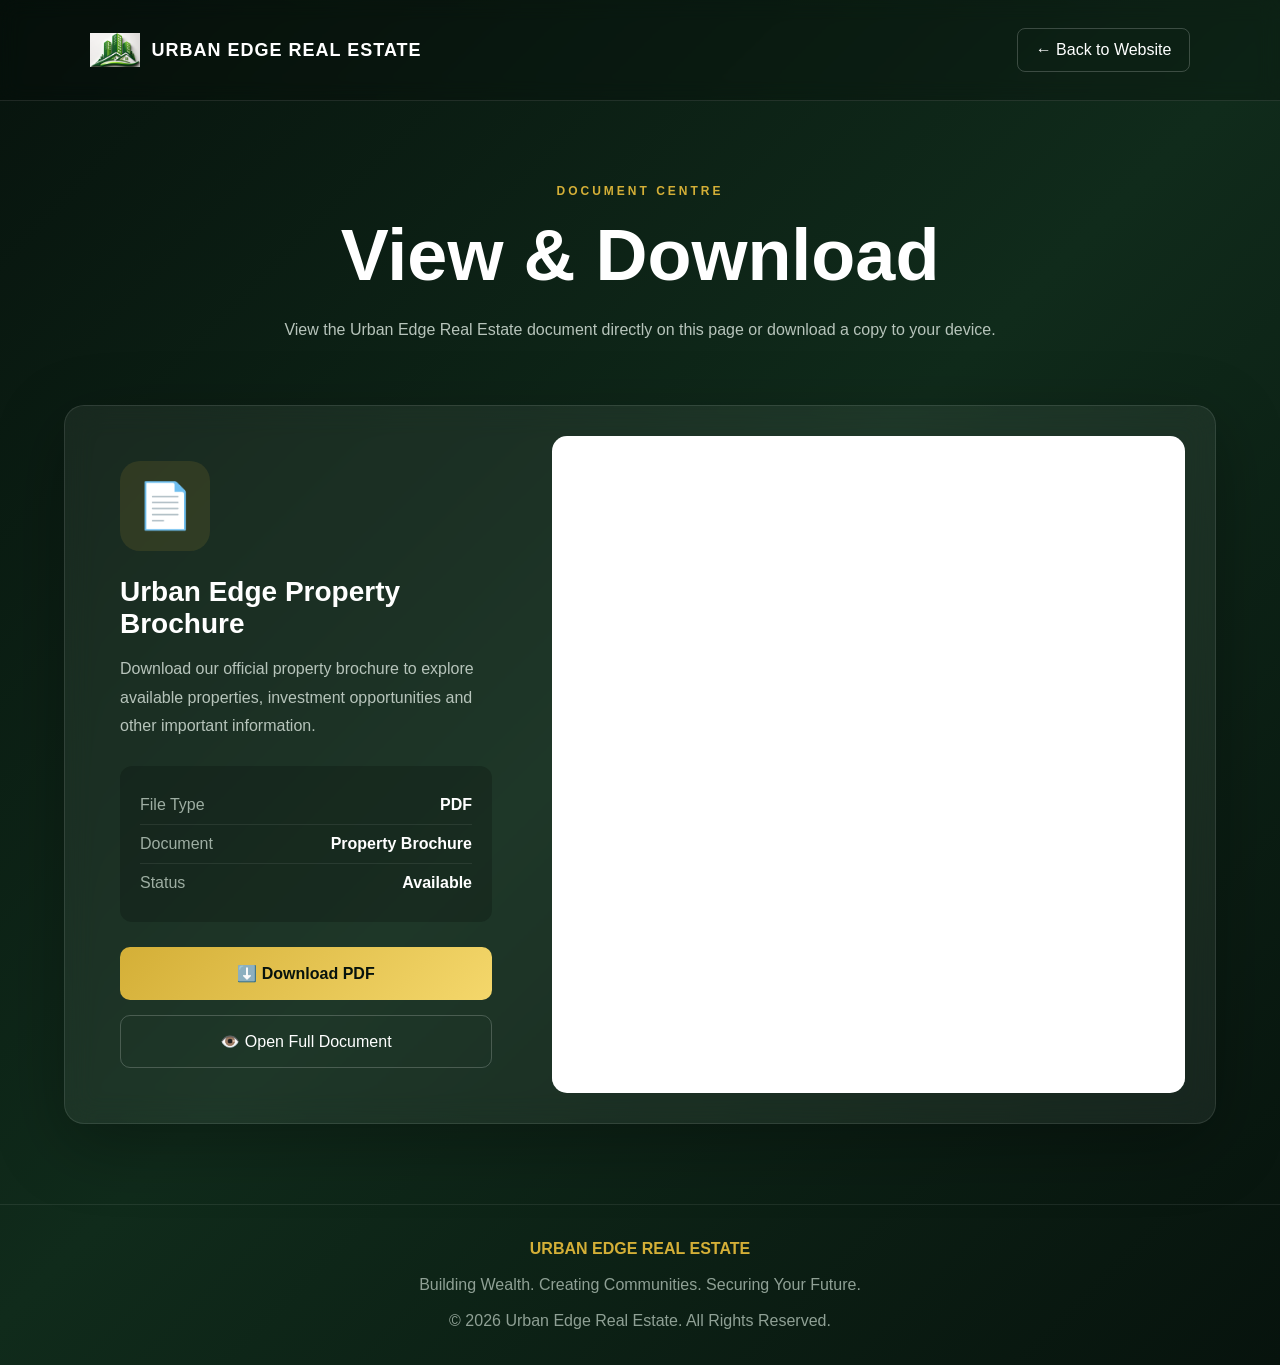
<file: page/download.html>
<!DOCTYPE html>

<html lang="en">

<head>

<meta charset="UTF-8">

<meta
    name="viewport"
    content="width=device-width, initial-scale=1.0"
>

<title>
    Downloads | Urban Edge Real Estate
</title>


<style>

    * {
        margin: 0;
        padding: 0;
        box-sizing: border-box;
    }


    body {
        font-family:
            Arial,
            Helvetica,
            sans-serif;

        background:
            linear-gradient(
                135deg,
                #07130d,
                #102b1b,
                #07130d
            );

        color: white;

        min-height: 100vh;
    }


    /* =========================================
       HEADER
    ========================================= */

    .download-header {

        padding: 25px 7%;

        display: flex;

        justify-content: space-between;

        align-items: center;

        border-bottom:
            1px solid
            rgba(255,255,255,0.1);

        background:
            rgba(0,0,0,0.2);

        backdrop-filter:
            blur(10px);

    }


    .logo-area {

        display: flex;

        align-items: center;

        gap: 12px;

    }


    .logo-area img {

        width: 50px;

        height: 50px;

        object-fit: contain;

    }


    .company-name {

        font-size: 18px;

        font-weight: bold;

        letter-spacing: 1px;

    }


    .back-btn {

        color: white;

        text-decoration: none;

        padding: 12px 18px;

        border:
            1px solid
            rgba(255,255,255,0.2);

        border-radius: 8px;

        transition: 0.3s;

    }


    .back-btn:hover {

        background:
            rgba(255,255,255,0.1);

    }


    /* =========================================
       MAIN SECTION
    ========================================= */

    .download-section {

        width: min(1200px, 90%);

        margin: auto;

        padding:
            80px 0;

    }


    .intro {

        text-align: center;

        max-width: 750px;

        margin:
            auto
            auto
            60px;

    }


    .intro span {

        color: #d4af37;

        font-size: 12px;

        font-weight: bold;

        letter-spacing: 3px;

    }


    .intro h1 {

        font-size:
            clamp(
                2.3rem,
                6vw,
                4.5rem
            );

        margin-top: 15px;

    }


    .intro p {

        margin-top: 20px;

        color: #b7c4bb;

        line-height: 1.8;

    }


    /* =========================================
       DOWNLOAD CARD
    ========================================= */

    .document-card {

        display: grid;

        grid-template-columns:
            1fr
            1.5fr;

        gap: 35px;

        padding: 30px;

        border-radius: 20px;

        background:
            rgba(255,255,255,0.06);

        border:
            1px solid
            rgba(255,255,255,0.1);

        backdrop-filter:
            blur(15px);

        box-shadow:
            0 20px 70px
            rgba(0,0,0,0.3);

        animation:
            fadeUp
            0.8s
            ease;

    }


    /* =========================================
       FILE INFORMATION
    ========================================= */

    .document-info {

        padding: 25px;

        display: flex;

        flex-direction: column;

        justify-content: center;

    }


    .file-icon {

        width: 90px;

        height: 90px;

        display: flex;

        align-items: center;

        justify-content: center;

        font-size: 45px;

        background:
            rgba(212,175,55,0.12);

        border-radius: 20px;

        margin-bottom: 25px;

    }


    .document-info h2 {

        font-size: 28px;

        margin-bottom: 15px;

    }


    .document-info p {

        color: #b7c4bb;

        line-height: 1.8;

    }


    .file-details {

        margin:
            25px
            0;

        padding:
            20px;

        background:
            rgba(0,0,0,0.2);

        border-radius: 12px;

    }


    .file-details div {

        display: flex;

        justify-content: space-between;

        padding: 10px 0;

        border-bottom:
            1px solid
            rgba(255,255,255,0.08);

    }


    .file-details div:last-child {

        border-bottom: none;

    }


    .file-details span {

        color: #9eaea3;

    }


    /* =========================================
       BUTTONS
    ========================================= */

    .button-group {

        display: grid;

        gap: 15px;

    }


    .download-btn {

        display: flex;

        justify-content: center;

        align-items: center;

        gap: 10px;

        padding: 17px;

        background:
            linear-gradient(
                135deg,
                #d4af37,
                #f4d76b
            );

        color: #07130d;

        text-decoration: none;

        font-weight: bold;

        border-radius: 10px;

        transition: 0.3s;

    }


    .download-btn:hover {

        transform:
            translateY(-4px);

        box-shadow:
            0 15px 35px
            rgba(212,175,55,0.25);

    }


    .view-btn {

        display: flex;

        justify-content: center;

        align-items: center;

        gap: 10px;

        padding: 16px;

        color: white;

        text-decoration: none;

        border:
            1px solid
            rgba(255,255,255,0.2);

        border-radius: 10px;

        transition: 0.3s;

    }


    .view-btn:hover {

        background:
            rgba(255,255,255,0.08);

    }


    /* =========================================
       PDF PREVIEW
    ========================================= */

    .preview-box {

        min-height: 550px;

        border-radius: 15px;

        overflow: hidden;

        background: white;

        position: relative;

    }


    .preview-box iframe {

        width: 100%;

        height: 100%;

        min-height: 550px;

        border: none;

    }


    /* =========================================
       FOOTER
    ========================================= */

    footer {

        text-align: center;

        padding:
            35px
            20px;

        color: #8fa095;

        border-top:
            1px solid
            rgba(255,255,255,0.08);

    }


    footer strong {

        color: #d4af37;

    }


    /* =========================================
       ANIMATION
    ========================================= */

    @keyframes fadeUp {

        from {

            opacity: 0;

            transform:
                translateY(40px);

        }

        to {

            opacity: 1;

            transform:
                translateY(0);

        }

    }


    /* =========================================
       MOBILE
    ========================================= */

    @media
    (
        max-width: 850px
    ) {

        .document-card {

            grid-template-columns:
                1fr;

        }


        .preview-box {

            min-height: 450px;

        }


        .preview-box iframe {

            min-height: 450px;

        }

    }


    @media
    (
        max-width: 600px
    ) {

        .download-header {

            padding:
                20px
                5%;

        }


        .company-name {

            font-size: 13px;

        }


        .back-btn {

            padding:
                10px
                12px;

            font-size: 12px;

        }


        .document-card {

            padding: 15px;

        }


        .document-info {

            padding: 20px 10px;

        }


        .preview-box {

            min-height: 350px;

        }


        .preview-box iframe {

            min-height: 350px;

        }

    }

</style>

</head>

<body>

<!-- =========================================
     HEADER
========================================= -->

<header
    class="download-header"
>

    <div
        class="logo-area"
    >

        <!-- CHANGE THIS TO YOUR LOGO -->

        <img
            src="../infor/logo.png"
            alt="Urban Edge Real Estate Logo"
        >


        <div
            class="company-name"
        >

            URBAN EDGE REAL ESTATE

        </div>

    </div>


    <a
        href="properties.html"
        class="back-btn"
    >

        ← Back to Website

    </a>

</header>



<!-- =========================================
     DOWNLOAD SECTION
========================================= -->

<main
    class="download-section"
>


    <div
        class="intro"
    >

        <span>
            DOCUMENT CENTRE
        </span>


        <h1>
            View & Download
        </h1>


        <p>

            View the Urban Edge Real Estate
            document directly on this page
            or download a copy to your device.

        </p>

    </div>



    <!-- =====================================
         DOCUMENT CARD
    ====================================== -->

    <section
        class="document-card"
    >


        <!-- FILE INFORMATION -->

        <div
            class="document-info"
        >


            <div
                class="file-icon"
            >

                📄

            </div>


            <h2>
                Urban Edge Property Brochure
            </h2>


            <p>

                Download our official property
                brochure to explore available
                properties, investment opportunities
                and other important information.

            </p>



            <div
                class="file-details"
            >

                <div>

                    <span>
                        File Type
                    </span>

                    <strong>
                        PDF
                    </strong>

                </div>


                <div>

                    <span>
                        Document
                    </span>

                    <strong>
                        Property Brochure
                    </strong>

                </div>


                <div>

                    <span>
                        Status
                    </span>

                    <strong>
                        Available
                    </strong>

                </div>

            </div>



            <!-- BUTTONS -->

            <div
                class="button-group"
            >


                <!-- DOWNLOAD -->

                <a
                    href="../infor/Document 25.pdf"
                    download
                    class="download-btn"
                >

                    ⬇️ Download PDF

                </a>



                <!-- OPEN PDF -->

                <a
                    href="../infor/Document 25.pdf"
                    target="_blank"
                    class="view-btn"
                >

                    👁️ Open Full Document

                </a>


            </div>


        </div>



        <!-- =====================================
             PDF PREVIEW
        ====================================== -->

        <div
            class="preview-box"
        >

            <iframe

                src="../infor/Document 25.pdf"

                title="Urban Edge Property Brochure"

            ></iframe>

        </div>


    </section>


</main>



<!-- =========================================
     FOOTER
========================================= -->

<footer>

    <strong>
        URBAN EDGE REAL ESTATE
    </strong>

    <br><br>

    Building Wealth. Creating Communities.
    Securing Your Future.

    <br><br>

    © 2026 Urban Edge Real Estate.
    All Rights Reserved.

</footer>

</body>

</html>
</file>
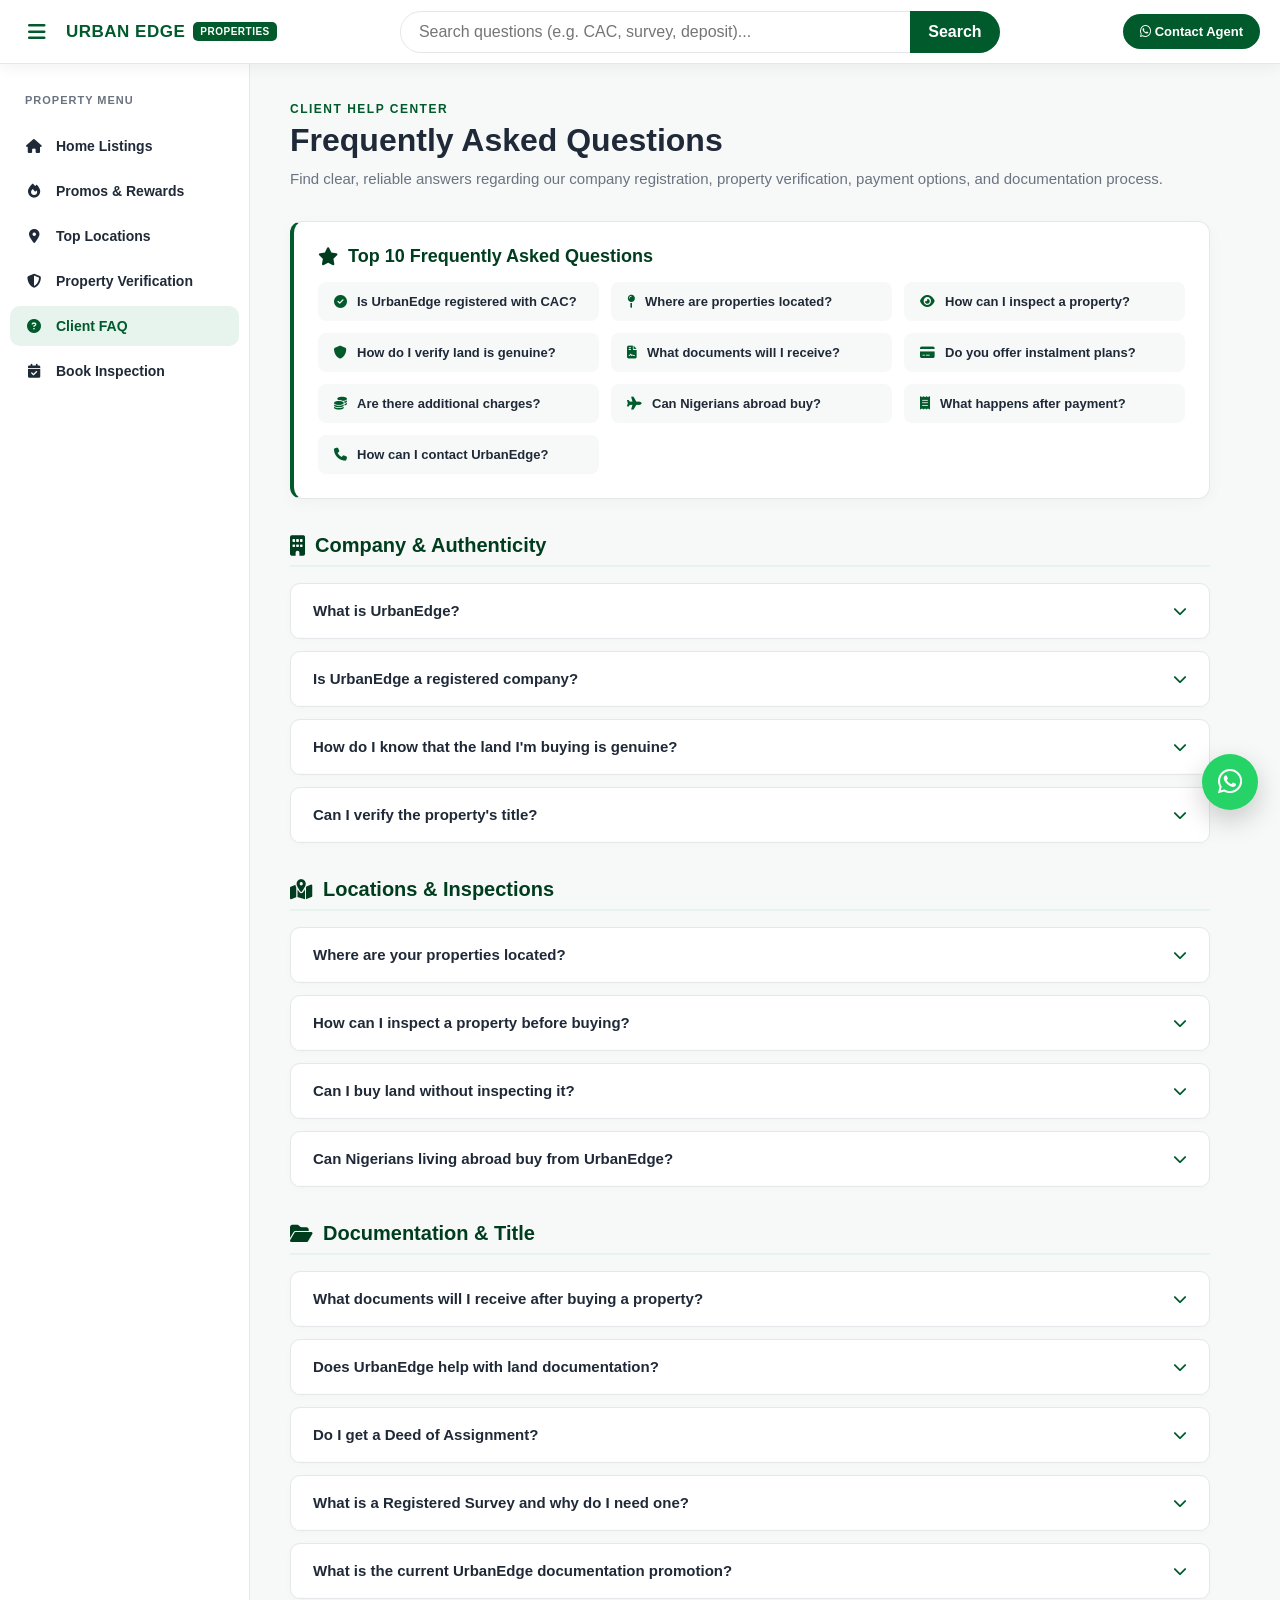
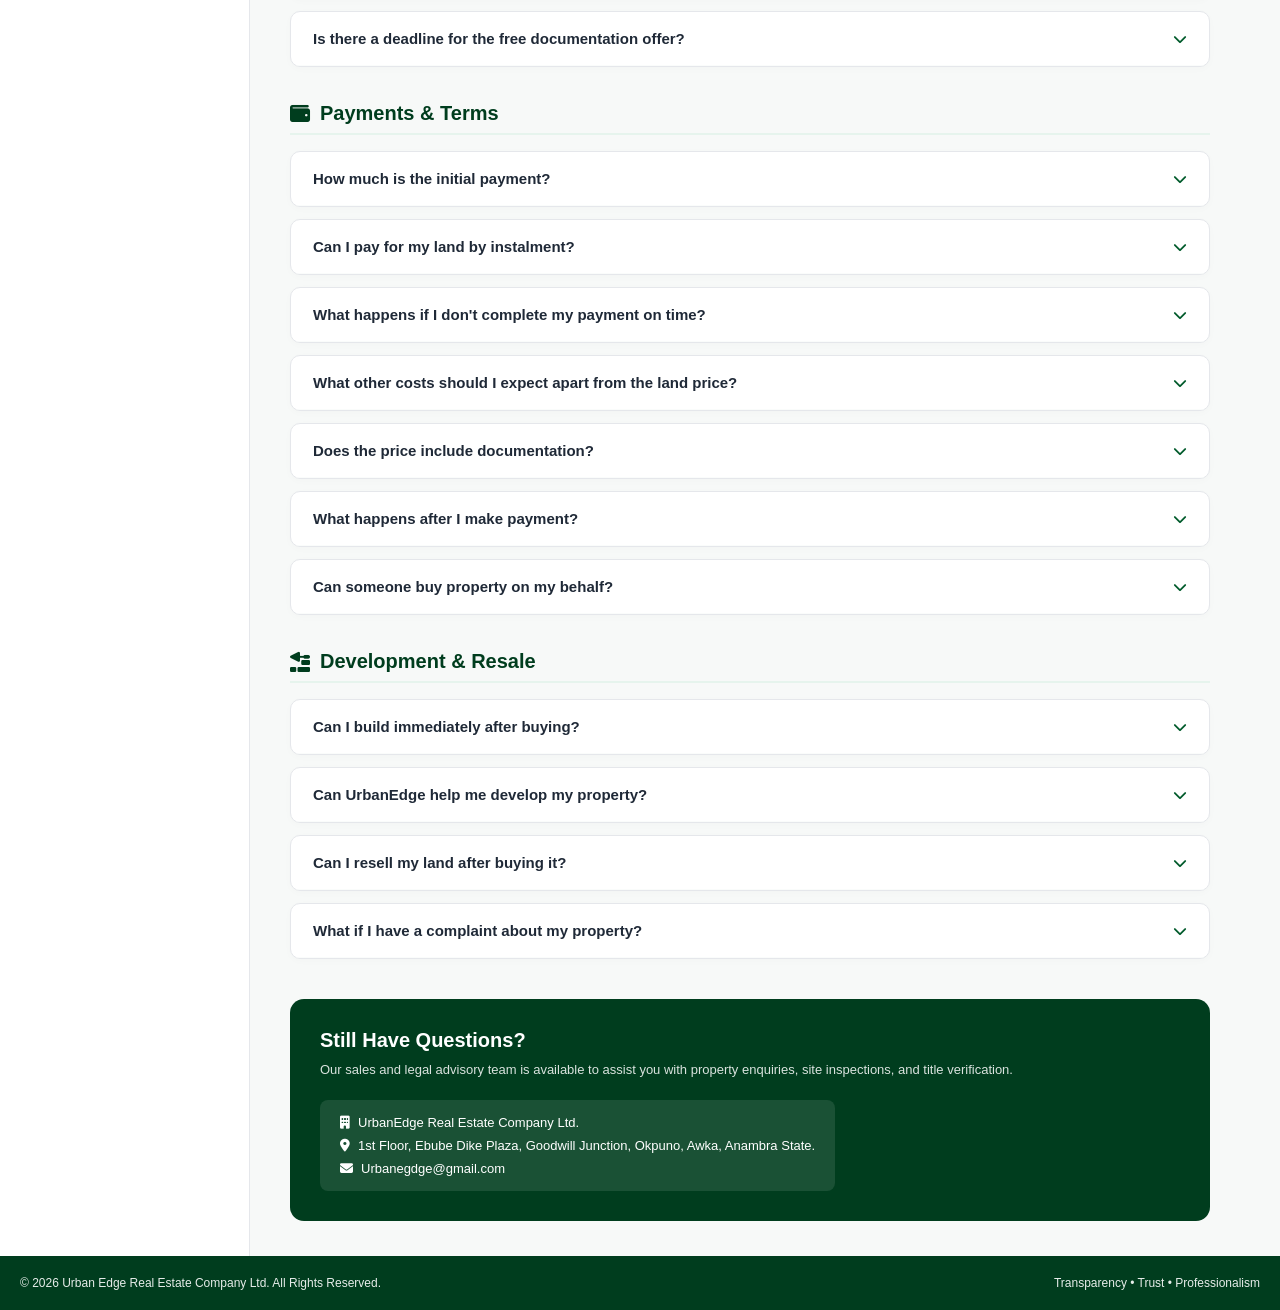
<file: page/FQA.html>
<!DOCTYPE html>
<html lang="en">
<head>
    <meta charset="UTF-8">
    <meta name="viewport" content="width=device-width, initial-scale=1.0">
    <title>Frequently Asked Questions | Urban Edge Real Estate</title>

    <!-- Font Awesome -->
    <link rel="stylesheet" href="https://cdnjs.cloudflare.com/ajax/libs/font-awesome/6.5.2/css/all.min.css">

    <style>
        /* =====================================================
           ROOT & BASE STYLES
        ====================================================== */
        :root {
            --green: #005a2b;
            --green-dark: #003d1e;
            --green-light: #e6f4ed;
            --gold: #d4af37;
            --white: #ffffff;
            --gray: #f7f9f8;
            --text: #1f2937;
            --muted: #6b7280;
            --border: #e5e7eb;
            --sidebar-width: 250px;
        }

        * {
            margin: 0;
            padding: 0;
            box-sizing: border-box;
        }

        html {
            scroll-behavior: smooth;
        }

        body {
            font-family: "Segoe UI", Roboto, Arial, sans-serif;
            background: var(--gray);
            color: var(--text);
            min-height: 100vh;
            display: flex;
            flex-direction: column;
        }

        a {
            text-decoration: none;
            color: inherit;
        }

        button, input {
            font: inherit;
        }

        /* =====================================================
           HEADER
        ====================================================== */
        header {
            position: sticky;
            top: 0;
            z-index: 5000;
            height: 64px;
            background: rgba(255, 255, 255, 0.98);
            backdrop-filter: blur(12px);
            border-bottom: 1px solid var(--border);
            display: flex;
            align-items: center;
            justify-content: space-between;
            padding: 0 20px;
            box-shadow: 0 3px 15px rgba(0, 0, 0, 0.06);
        }

        .header-left {
            display: flex;
            align-items: center;
            gap: 12px;
            flex-shrink: 0;
        }

        .menu-toggle {
            font-size: 20px;
            cursor: pointer;
            background: none;
            border: none;
            color: var(--green);
            padding: 8px;
            border-radius: 50%;
            display: flex;
            align-items: center;
            justify-content: center;
        }

        .menu-toggle:hover {
            background-color: var(--green-light);
        }

        .logo {
            display: flex;
            align-items: center;
            gap: 8px;
            font-size: 17px;
            font-weight: 800;
            color: var(--green);
            letter-spacing: 0.5px;
        }

        .logo-badge {
            background: var(--green);
            color: white;
            font-size: 10px;
            padding: 4px 7px;
            border-radius: 5px;
            letter-spacing: 0.5px;
        }

        .header-center {
            flex: 1;
            max-width: 600px;
            margin: 0 30px;
        }

        .search-bar {
            display: flex;
            width: 100%;
        }

        .search-bar input {
            flex: 1;
            min-width: 0;
            height: 42px;
            border: 1px solid var(--border);
            border-right: none;
            border-radius: 22px 0 0 22px;
            padding: 0 18px;
            outline: none;
            background: white;
        }

        .search-bar input:focus {
            border-color: var(--green);
        }

        .search-bar button {
            width: 90px;
            border: none;
            background: var(--green);
            color: white;
            border-radius: 0 22px 22px 0;
            cursor: pointer;
            font-weight: 700;
        }

        .search-bar button:hover {
            background: var(--green-dark);
        }

        .header-right {
            display: flex;
            align-items: center;
            flex-shrink: 0;
        }

        .action-btn {
            background: var(--green);
            color: white;
            padding: 10px 17px;
            border-radius: 22px;
            font-size: 13px;
            font-weight: 700;
            transition: 0.3s ease;
        }

        .action-btn:hover {
            transform: translateY(-2px);
            box-shadow: 0 8px 20px rgba(0, 90, 43, 0.25);
        }

        /* =====================================================
           APP CONTAINER & SIDEBAR
        ====================================================== */
        .app-container {
            display: flex;
            min-height: calc(100vh - 64px);
        }

        aside#sidebar {
            width: var(--sidebar-width);
            background: white;
            border-right: 1px solid var(--border);
            padding: 20px 10px;
            display: flex;
            flex-direction: column;
            gap: 5px;
            flex-shrink: 0;
        }

        .sidebar-title {
            padding: 10px 15px 15px;
            font-size: 11px;
            font-weight: 800;
            color: var(--muted);
            letter-spacing: 1px;
        }

        .sidebar-link {
            display: flex;
            align-items: center;
            gap: 13px;
            padding: 12px 15px;
            border-radius: 10px;
            color: var(--text);
            font-size: 14px;
            font-weight: 600;
            transition: background 0.2s ease;
        }

        .sidebar-link:hover, .sidebar-link.active {
            background: var(--green-light);
            color: var(--green);
        }

        .sidebar-link i {
            width: 18px;
            text-align: center;
        }

        /* =====================================================
           MAIN CONTENT
        ====================================================== */
        main {
            flex: 1;
            padding: 35px 40px;
            min-width: 0;
            max-width: 1000px;
        }

        .page-heading {
            margin-bottom: 30px;
        }

        .page-heading span {
            color: var(--green);
            font-size: 12px;
            font-weight: 800;
            letter-spacing: 1.5px;
        }

        .page-heading h1 {
            margin-top: 5px;
            font-size: 32px;
            color: var(--text);
        }

        .page-heading p {
            margin-top: 8px;
            color: var(--muted);
            font-size: 15px;
            line-height: 1.6;
        }

        /* Top 10 Highlight Box */
        .top10-card {
            background: white;
            border: 1px solid var(--border);
            border-left: 4px solid var(--green);
            border-radius: 12px;
            padding: 24px;
            margin-bottom: 35px;
            box-shadow: 0 4px 15px rgba(0, 0, 0, 0.03);
        }

        .top10-card h2 {
            font-size: 18px;
            color: var(--green-dark);
            margin-bottom: 15px;
            display: flex;
            align-items: center;
            gap: 10px;
        }

        .top10-grid {
            display: grid;
            grid-template-columns: repeat(auto-fill, minmax(280px, 1fr));
            gap: 12px;
        }

        .top10-item {
            background: var(--gray);
            padding: 12px 16px;
            border-radius: 8px;
            font-size: 13px;
            font-weight: 600;
            color: var(--text);
            display: flex;
            align-items: center;
            gap: 10px;
            cursor: pointer;
            transition: background 0.2s ease;
        }

        .top10-item:hover {
            background: var(--green-light);
            color: var(--green);
        }

        .top10-item i {
            color: var(--green);
        }

        /* Category Sections & Accordion */
        .faq-category {
            margin-bottom: 35px;
        }

        .category-title {
            font-size: 20px;
            color: var(--green-dark);
            margin-bottom: 16px;
            padding-bottom: 8px;
            border-bottom: 2px solid var(--green-light);
            display: flex;
            align-items: center;
            gap: 10px;
        }

        .faq-item {
            background: white;
            border: 1px solid var(--border);
            border-radius: 10px;
            margin-bottom: 12px;
            overflow: hidden;
            box-shadow: 0 2px 8px rgba(0, 0, 0, 0.02);
            transition: border-color 0.2s ease;
        }

        .faq-item:hover {
            border-color: #cbd5e1;
        }

        .faq-question {
            width: 100%;
            padding: 18px 22px;
            background: none;
            border: none;
            text-align: left;
            font-size: 15px;
            font-weight: 700;
            color: var(--text);
            cursor: pointer;
            display: flex;
            justify-content: space-between;
            align-items: center;
            gap: 15px;
        }

        .faq-question i {
            color: var(--green);
            font-size: 14px;
            transition: transform 0.3s ease;
        }

        .faq-answer {
            max-height: 0;
            overflow: hidden;
            transition: max-height 0.3s ease, padding 0.3s ease;
            background: #fafcfb;
            border-top: 1px solid transparent;
        }

        .faq-answer p {
            padding: 0 22px 20px 22px;
            font-size: 14px;
            color: var(--muted);
            line-height: 1.7;
        }

        /* Open State */
        .faq-item.active {
            border-color: var(--green);
        }

        .faq-item.active .faq-question i {
            transform: rotate(180deg);
        }

        .faq-item.active .faq-answer {
            max-height: 300px;
            border-top-color: var(--border);
            padding-top: 15px;
        }

        /* Contact Box Card */
        .contact-box {
            background: var(--green-dark);
            color: white;
            border-radius: 14px;
            padding: 30px;
            margin-top: 40px;
            display: flex;
            flex-wrap: wrap;
            justify-content: space-between;
            align-items: center;
            gap: 20px;
        }

        .contact-box-text h3 {
            font-size: 20px;
            margin-bottom: 8px;
        }

        .contact-box-text p {
            font-size: 13px;
            opacity: 0.85;
            line-height: 1.5;
        }

        .contact-details {
            display: flex;
            flex-direction: column;
            gap: 8px;
            font-size: 13px;
            background: rgba(255, 255, 255, 0.1);
            padding: 15px 20px;
            border-radius: 8px;
        }

        .contact-details span {
            display: flex;
            align-items: center;
            gap: 8px;
        }

        /* =====================================================
           FOOTER & FLOATING ACTIONS
        ====================================================== */
        footer {
            background: var(--green-dark);
            color: white;
            padding: 20px;
            margin-top: auto;
        }

        .footer-bottom {
            max-width: 1400px;
            margin: auto;
            display: flex;
            justify-content: space-between;
            gap: 15px;
            flex-wrap: wrap;
            font-size: 12px;
            opacity: 0.9;
        }

        .floating-actions {
            position: fixed;
            right: 22px;
            bottom: 22px;
            z-index: 4000;
            display: flex;
            flex-direction: column;
            align-items: center;
            gap: 12px;
        }

        .floating-whatsapp, .back-to-top {
            width: 56px;
            height: 56px;
            border-radius: 50%;
            display: flex;
            align-items: center;
            justify-content: center;
            box-shadow: 0 10px 28px rgba(0, 0, 0, 0.2);
        }

        .floating-whatsapp {
            background: #25D366;
            color: white;
            font-size: 28px;
            transition: 0.3s ease;
        }

        .floating-whatsapp:hover {
            transform: translateY(-5px) scale(1.08);
        }

        .back-to-top {
            border: none;
            background: white;
            color: var(--green);
            font-size: 22px;
            cursor: pointer;
            opacity: 0;
            visibility: hidden;
            transform: translateY(20px);
            transition: all 0.35s ease;
        }

        .back-to-top.show {
            opacity: 1;
            visibility: visible;
            transform: translateY(0);
        }

        .back-to-top:hover {
            background: var(--green);
            color: white;
        }

        /* =====================================================
           RESPONSIVE MOBILE STYLES
        ====================================================== */
        @media (max-width: 768px) {
            header {
                padding: 0 12px;
            }

            .header-center, .header-right {
                display: none;
            }

            aside#sidebar {
                position: fixed;
                top: 64px;
                right: 12px;
                left: auto;
                width: 220px;
                background: white;
                border: 1px solid var(--border);
                border-radius: 10px;
                box-shadow: 0 10px 25px rgba(0, 0, 0, 0.15);
                z-index: 6000;
                padding: 10px;
                display: none;
            }

            main {
                padding: 24px 16px;
            }

            .page-heading h1 {
                font-size: 24px;
            }

            .contact-box {
                flex-direction: column;
                align-items: flex-start;
            }
        }
    </style>
</head>

<body>

    <!-- =====================================================
         HEADER
    ====================================================== -->
    <header>
        <div class="header-left">
            <button class="menu-toggle" id="menuBtn" aria-label="Toggle Menu">
                <i class="fa-solid fa-bars" id="menuIcon"></i>
            </button>
            <a href="properties.html" class="logo">
                <span>URBAN EDGE</span>
                <span class="logo-badge">PROPERTIES</span>
            </a>
        </div>

        <div class="header-center">
            <form class="search-bar" id="faqSearchForm">
                <input type="search" id="faqSearchInput" placeholder="Search questions (e.g. CAC, survey, deposit)..." autocomplete="off">
                <button type="submit">Search</button>
            </form>
        </div>

        <div class="header-right">
            <a href="https://wa.me/2348102601114?text=Hello%20Urban%20Edge%20Real%20Estate%2C%0A%0AI%20have%20a%20question%20regarding%20your%20properties." target="_blank" rel="noopener noreferrer" class="action-btn">
                <i class="fa-brands fa-whatsapp"></i> Contact Agent
            </a>
        </div>
    </header>

    <!-- =====================================================
         APP CONTAINER
    ====================================================== -->
    <div class="app-container">

        <!-- SIDEBAR -->
        <aside id="sidebar">
            <div class="sidebar-title">PROPERTY MENU</div>

            <a href="properties.html" class="sidebar-link">
                <i class="fa-solid fa-house"></i> Home Listings
            </a>

            <a href="promo.html" class="sidebar-link">
                <i class="fa-solid fa-fire"></i> Promos & Rewards
            </a>

            <a href="location.html" class="sidebar-link">
                <i class="fa-solid fa-location-dot"></i> Top Locations
            </a>

            <a href="ver.html" class="sidebar-link">
                <i class="fa-solid fa-shield-halved"></i> Property Verification
            </a>

            <a href="faq.html" class="sidebar-link active">
                <i class="fa-solid fa-circle-question"></i> Client FAQ
            </a>

            <a href="#" class="sidebar-link" id="inspectionLink">
                <i class="fa-solid fa-calendar-check"></i> Book Inspection
            </a>
        </aside>

        <!-- MAIN FAQ CONTENT -->
        <main>
            <div class="page-heading">
                <span>CLIENT HELP CENTER</span>
                <h1>Frequently Asked Questions</h1>
                <p>Find clear, reliable answers regarding our company registration, property verification, payment options, and documentation process.</p>
            </div>

            <!-- TOP 10 QUICK ACCESSIBLE QUESTIONS -->
            <div class="top10-card">
                <h2><i class="fa-solid fa-star"></i> Top 10 Frequently Asked Questions</h2>
                <div class="top10-grid">
                    <div class="top10-item" onclick="scrollToFaq('faq-cac')"><i class="fa-solid fa-circle-check"></i> Is UrbanEdge registered with CAC?</div>
                    <div class="top10-item" onclick="scrollToFaq('faq-loc')"><i class="fa-solid fa-map-pin"></i> Where are properties located?</div>
                    <div class="top10-item" onclick="scrollToFaq('faq-inspect')"><i class="fa-solid fa-eye"></i> How can I inspect a property?</div>
                    <div class="top10-item" onclick="scrollToFaq('faq-verify')"><i class="fa-solid fa-shield"></i> How do I verify land is genuine?</div>
                    <div class="top10-item" onclick="scrollToFaq('faq-docs')"><i class="fa-solid fa-file-contract"></i> What documents will I receive?</div>
                    <div class="top10-item" onclick="scrollToFaq('faq-instalment')"><i class="fa-solid fa-credit-card"></i> Do you offer instalment plans?</div>
                    <div class="top10-item" onclick="scrollToFaq('faq-charges')"><i class="fa-solid fa-coins"></i> Are there additional charges?</div>
                    <div class="top10-item" onclick="scrollToFaq('faq-diaspora')"><i class="fa-solid fa-plane"></i> Can Nigerians abroad buy?</div>
                    <div class="top10-item" onclick="scrollToFaq('faq-afterpay')"><i class="fa-solid fa-receipt"></i> What happens after payment?</div>
                    <div class="top10-item" onclick="scrollToFaq('faq-contact')"><i class="fa-solid fa-phone"></i> How can I contact UrbanEdge?</div>
                </div>
            </div>

            <!-- FAQ ACCORDION SECTIONS -->
            <div id="faqAccordion">

                <!-- 1. COMPANY & VERIFICATION -->
                <div class="faq-category">
                    <h2 class="category-title"><i class="fa-solid fa-building"></i> Company & Authenticity</h2>

                    <div class="faq-item" id="faq-about">
                        <button class="faq-question">
                            <span>What is UrbanEdge?</span>
                            <i class="fa-solid fa-chevron-down"></i>
                        </button>
                        <div class="faq-answer">
                            <p>UrbanEdge Real Estate Company Ltd. is a real estate development, consultancy, and management company committed to helping individuals and investors acquire properties with confidence. We provide access to strategically located properties and guide our clients through the acquisition process from inspection to documentation.</p>
                        </div>
                    </div>

                    <div class="faq-item" id="faq-cac">
                        <button class="faq-question">
                            <span>Is UrbanEdge a registered company?</span>
                            <i class="fa-solid fa-chevron-down"></i>
                        </button>
                        <div class="faq-answer">
                            <p>Yes. UrbanEdge Real Estate Company Ltd. is a duly registered company in Nigeria with the Corporate Affairs Commission (CAC). Our registration details and relevant corporate documents can be made available for verification.</p>
                        </div>
                    </div>

                    <div class="faq-item" id="faq-verify">
                        <button class="faq-question">
                            <span>How do I know that the land I'm buying is genuine?</span>
                            <i class="fa-solid fa-chevron-down"></i>
                        </button>
                        <div class="faq-answer">
                            <p>UrbanEdge carries out due diligence on properties before marketing them. However, clients are also encouraged to conduct independent verification and engage a qualified property lawyer or surveyor where necessary. We believe transparency and proper verification are essential to every property transaction.</p>
                        </div>
                    </div>

                    <div class="faq-item" id="faq-title-verify">
                        <button class="faq-question">
                            <span>Can I verify the property's title?</span>
                            <i class="fa-solid fa-chevron-down"></i>
                        </button>
                        <div class="faq-answer">
                            <p>Yes. We encourage clients to verify the property's title and relevant documentation. Our team can provide the necessary information and documents required for appropriate verification.</p>
                        </div>
                    </div>
                </div>

                <!-- 2. LOCATION & INSPECTION -->
                <div class="faq-category">
                    <h2 class="category-title"><i class="fa-solid fa-map-location-dot"></i> Locations & Inspections</h2>

                    <div class="faq-item" id="faq-loc">
                        <button class="faq-question">
                            <span>Where are your properties located?</span>
                            <i class="fa-solid fa-chevron-down"></i>
                        </button>
                        <div class="faq-answer">
                            <p>Our properties are located in carefully selected areas with potential for residential development, investment, and future appreciation. The exact location, estate name, plot details, and title documents are provided to clients before they commit to a purchase.</p>
                        </div>
                    </div>

                    <div class="faq-item" id="faq-inspect">
                        <button class="faq-question">
                            <span>How can I inspect a property before buying?</span>
                            <i class="fa-solid fa-chevron-down"></i>
                        </button>
                        <div class="faq-answer">
                            <p>You can schedule an inspection with our team. We will take you to the actual property location, explain the boundaries and estate layout, and answer your questions on-site before you make a decision.</p>
                        </div>
                    </div>

                    <div class="faq-item" id="faq-no-inspect">
                        <button class="faq-question">
                            <span>Can I buy land without inspecting it?</span>
                            <i class="fa-solid fa-chevron-down"></i>
                        </button>
                        <div class="faq-answer">
                            <p>Yes, depending on your circumstances, but we strongly recommend inspection. For clients who are unable to visit personally, we can provide appropriate location details, videos, and other information to help them make an informed decision.</p>
                        </div>
                    </div>

                    <div class="faq-item" id="faq-diaspora">
                        <button class="faq-question">
                            <span>Can Nigerians living abroad buy from UrbanEdge?</span>
                            <i class="fa-solid fa-chevron-down"></i>
                        </button>
                        <div class="faq-answer">
                            <p>Yes. Nigerians in the diaspora can purchase eligible properties from UrbanEdge. Our team can guide you through the inspection, payment, and documentation process remotely.</p>
                        </div>
                    </div>
                </div>

                <!-- 3. DOCUMENTATION & LEGAL -->
                <div class="faq-category">
                    <h2 class="category-title"><i class="fa-solid fa-folder-open"></i> Documentation & Title</h2>

                    <div class="faq-item" id="faq-docs">
                        <button class="faq-question">
                            <span>What documents will I receive after buying a property?</span>
                            <i class="fa-solid fa-chevron-down"></i>
                        </button>
                        <div class="faq-answer">
                            <p>The documentation depends on the property and its title. Generally, clients may receive documents such as a Deed of Assignment, Registered Survey, Receipt/Contract of Sale, and other relevant estate or title documents applicable to the property.</p>
                        </div>
                    </div>

                    <div class="faq-item" id="faq-doc-help">
                        <button class="faq-question">
                            <span>Does UrbanEdge help with land documentation?</span>
                            <i class="fa-solid fa-chevron-down"></i>
                        </button>
                        <div class="faq-answer">
                            <p>Yes. Our team guides clients through the documentation process and explains the documents applicable to their property. Where documentation fees apply, the client will be informed before payment.</p>
                        </div>
                    </div>

                    <div class="faq-item" id="faq-deed">
                        <button class="faq-question">
                            <span>Do I get a Deed of Assignment?</span>
                            <i class="fa-solid fa-chevron-down"></i>
                        </button>
                        <div class="faq-answer">
                            <p>Where applicable to the property, yes. A Deed of Assignment is one of the important legal documents used to transfer an interest in land from the seller/assignor to the buyer/assignee.</p>
                        </div>
                    </div>

                    <div class="faq-item" id="faq-survey">
                        <button class="faq-question">
                            <span>What is a Registered Survey and why do I need one?</span>
                            <i class="fa-solid fa-chevron-down"></i>
                        </button>
                        <div class="faq-answer">
                            <p>A Registered Survey helps establish the location, boundaries, and survey information relating to a parcel of land. It is an important document for confirming the surveyed position of the property and for further land documentation.</p>
                        </div>
                    </div>

                    <div class="faq-item" id="faq-promo-doc">
                        <button class="faq-question">
                            <span>What is the current UrbanEdge documentation promotion?</span>
                            <i class="fa-solid fa-chevron-down"></i>
                        </button>
                        <div class="faq-answer">
                            <p>UrbanEdge currently has a limited promotional offer on qualifying properties where clients can receive a Deed of Assignment and Registered Survey at no additional cost, subject to the terms and duration of the promotion.</p>
                        </div>
                    </div>

                    <div class="faq-item" id="faq-promo-deadline">
                        <button class="faq-question">
                            <span>Is there a deadline for the free documentation offer?</span>
                            <i class="fa-solid fa-chevron-down"></i>
                        </button>
                        <div class="faq-answer">
                            <p>Yes. Promotional offers are time-limited. The current offer is available for 60 days, subject to the stated terms and conditions. Clients are encouraged to confirm eligibility before making a purchase.</p>
                        </div>
                    </div>
                </div>

                <!-- 4. PAYMENTS & PROCESS -->
                <div class="faq-category">
                    <h2 class="category-title"><i class="fa-solid fa-wallet"></i> Payments & Terms</h2>

                    <div class="faq-item" id="faq-initial">
                        <button class="faq-question">
                            <span>How much is the initial payment?</span>
                            <i class="fa-solid fa-chevron-down"></i>
                        </button>
                        <div class="faq-answer">
                            <p>The initial payment depends on the specific property and available payment plan. We offer different payment options on selected properties, and our sales team will provide you with the current terms before you commit.</p>
                        </div>
                    </div>

                    <div class="faq-item" id="faq-instalment">
                        <button class="faq-question">
                            <span>Can I pay for my land by instalment?</span>
                            <i class="fa-solid fa-chevron-down"></i>
                        </button>
                        <div class="faq-answer">
                            <p>Yes, selected properties may be available on flexible instalment plans. The duration, initial deposit, and payment schedule depend on the particular property and current offer.</p>
                        </div>
                    </div>

                    <div class="faq-item" id="faq-late-pay">
                        <button class="faq-question">
                            <span>What happens if I don't complete my payment on time?</span>
                            <i class="fa-solid fa-chevron-down"></i>
                        </button>
                        <div class="faq-answer">
                            <p>Payment plans are subject to agreed terms and conditions. If a client anticipates difficulty meeting a payment deadline, we encourage them to contact UrbanEdge before the deadline so that the situation can be properly reviewed in accordance with the applicable agreement.</p>
                        </div>
                    </div>

                    <div class="faq-item" id="faq-charges">
                        <button class="faq-question">
                            <span>What other costs should I expect apart from the land price?</span>
                            <i class="fa-solid fa-chevron-down"></i>
                        </button>
                        <div class="faq-answer">
                            <p>This depends on the property. Possible additional costs may include documentation, survey, development, infrastructure, or other applicable statutory/estate charges. All applicable charges should be clearly communicated to you before you make payment.</p>
                        </div>
                    </div>

                    <div class="faq-item" id="faq-price-doc">
                        <button class="faq-question">
                            <span>Does the price include documentation?</span>
                            <i class="fa-solid fa-chevron-down"></i>
                        </button>
                        <div class="faq-answer">
                            <p>This depends on the particular property and promotion. For example, UrbanEdge may run promotional offers where selected documentation is provided free of charge for a limited period. Always confirm the current offer and its terms with our official sales team.</p>
                        </div>
                    </div>

                    <div class="faq-item" id="faq-afterpay">
                        <button class="faq-question">
                            <span>What happens after I make payment?</span>
                            <i class="fa-solid fa-chevron-down"></i>
                        </button>
                        <div class="faq-answer">
                            <p>Once payment is confirmed, the transaction proceeds according to the agreed terms. You will receive the applicable payment acknowledgment/receipt and the documentation process will commence according to the property's documentation structure.</p>
                        </div>
                    </div>

                    <div class="faq-item" id="faq-behalf">
                        <button class="faq-question">
                            <span>Can someone buy property on my behalf?</span>
                            <i class="fa-solid fa-chevron-down"></i>
                        </button>
                        <div class="faq-answer">
                            <p>Yes. A client may purchase through an authorised representative, subject to proper identification, authorisation, and completion of the required documentation.</p>
                        </div>
                    </div>
                </div>

                <!-- 5. DEVELOPMENT & RESALE -->
                <div class="faq-category">
                    <h2 class="category-title"><i class="fa-solid fa-trowel-bricks"></i> Development & Resale</h2>

                    <div class="faq-item" id="faq-build">
                        <button class="faq-question">
                            <span>Can I build immediately after buying?</span>
                            <i class="fa-solid fa-chevron-down"></i>
                        </button>
                        <div class="faq-answer">
                            <p>This depends on the property's documentation, estate development status, applicable planning regulations, and whether the necessary approvals have been obtained. Our team will advise you on the applicable requirements.</p>
                        </div>
                    </div>

                    <div class="faq-item" id="faq-dev-help">
                        <button class="faq-question">
                            <span>Can UrbanEdge help me develop my property?</span>
                            <i class="fa-solid fa-chevron-down"></i>
                        </button>
                        <div class="faq-answer">
                            <p>Yes. Depending on the project, UrbanEdge can provide or coordinate relevant real estate development and management services. Speak with our team about the development options available for your property.</p>
                        </div>
                    </div>

                    <div class="faq-item" id="faq-resell">
                        <button class="faq-question">
                            <span>Can I resell my land after buying it?</span>
                            <i class="fa-solid fa-chevron-down"></i>
                        </button>
                        <div class="faq-answer">
                            <p>Generally, a client may be able to transfer or resell their interest, subject to the terms of the purchase agreement, applicable documentation, and any required consent or administrative process.</p>
                        </div>
                    </div>

                    <div class="faq-item" id="faq-complaint">
                        <button class="faq-question">
                            <span>What if I have a complaint about my property?</span>
                            <i class="fa-solid fa-chevron-down"></i>
                        </button>
                        <div class="faq-answer">
                            <p>We encourage clients to contact our customer service or management team immediately. Every complaint should be properly documented and reviewed so that UrbanEdge can provide an appropriate resolution based on the transaction documents and applicable terms.</p>
                        </div>
                    </div>
                </div>

            </div>

            <!-- CONTACT FOOTER CARD -->
            <div class="contact-box" id="faq-contact">
                <div class="contact-box-text">
                    <h3>Still Have Questions?</h3>
                    <p>Our sales and legal advisory team is available to assist you with property enquiries, site inspections, and title verification.</p>
                </div>
                <div class="contact-details">
                    <span><i class="fa-solid fa-building"></i> UrbanEdge Real Estate Company Ltd.</span>
                    <span><i class="fa-solid fa-location-dot"></i> 1st Floor, Ebube Dike Plaza, Goodwill Junction, Okpuno, Awka, Anambra State.</span>
                    <span><i class="fa-solid fa-envelope"></i> Urbanegdge@gmail.com</span>
                </div>
            </div>

        </main>
    </div>

    <!-- =====================================================
         FOOTER
    ====================================================== -->
    <footer>
        <div class="footer-bottom">
            <span>© 2026 Urban Edge Real Estate Company Ltd. All Rights Reserved.</span>
            <span>Transparency • Trust • Professionalism</span>
        </div>
    </footer>

    <!-- =====================================================
         FLOATING ACTIONS
    ====================================================== -->
    <div class="floating-actions">
        <a href="https://wa.me/2348102601114" class="floating-whatsapp" target="_blank" rel="noopener noreferrer" aria-label="Chat with Urban Edge Real Estate on WhatsApp">
            <i class="fa-brands fa-whatsapp"></i>
        </a>

        <button type="button" class="back-to-top" id="backToTop" aria-label="Back to top">
            <i class="fa-solid fa-arrow-up"></i>
        </button>
    </div>

    <!-- =====================================================
         JAVASCRIPT
    ====================================================== -->
    <script>
    document.addEventListener("DOMContentLoaded", function () {

        // Sidebar Elements
        const menuBtn = document.getElementById("menuBtn");
        const menuIcon = document.getElementById("menuIcon");
        const sidebar = document.getElementById("sidebar");
        const backToTop = document.getElementById("backToTop");
        const inspectionLink = document.getElementById("inspectionLink");

        // Accordion functionality
        const faqItems = document.querySelectorAll(".faq-item");

        faqItems.forEach(item => {
            const questionBtn = item.querySelector(".faq-question");
            questionBtn.addEventListener("click", () => {
                const isActive = item.classList.contains("active");
                
                // Close all items
                faqItems.forEach(i => i.classList.remove("active"));

                // Toggle current if it wasn't active
                if (!isActive) {
                    item.classList.add("active");
                }
            });
        });

        // Search Filter functionality
        const searchInput = document.getElementById("faqSearchInput");
        const searchForm = document.getElementById("faqSearchForm");

        function filterFaqs() {
            const query = searchInput.value.toLowerCase().trim();

            faqItems.forEach(item => {
                const qText = item.querySelector(".faq-question span").textContent.toLowerCase();
                const aText = item.querySelector(".faq-answer p").textContent.toLowerCase();

                if (qText.includes(query) || aText.includes(query)) {
                    item.style.display = "block";
                    if (query.length > 2) {
                        item.classList.add("active");
                    }
                } else {
                    item.style.display = "none";
                    item.classList.remove("active");
                }
            });
        }

        searchInput.addEventListener("input", filterFaqs);
        searchForm.addEventListener("submit", (e) => {
            e.preventDefault();
            filterFaqs();
        });

        // Sidebar Toggle
        menuBtn.addEventListener('click', (e) => {
            e.stopPropagation();
            const isHidden = window.getComputedStyle(sidebar).display === 'none';
            if (isHidden) {
                sidebar.style.display = 'flex';
                if (menuIcon) menuIcon.className = "fa-solid fa-xmark";
            } else {
                sidebar.style.display = 'none';
                if (menuIcon) menuIcon.className = "fa-solid fa-bars";
            }
        });

        // Back to top scroll button
        window.addEventListener("scroll", function () {
            if (window.scrollY > 300) {
                backToTop.classList.add("show");
            } else {
                backToTop.classList.remove("show");
            }
        });

        backToTop.addEventListener("click", function () {
            window.scrollTo({ top: 0, behavior: "smooth" });
        });

        if (inspectionLink) {
            inspectionLink.addEventListener("click", function (e) {
                e.preventDefault();
                window.open("https://wa.me/2348102601114?text=Hello%20Urban%20Edge%20Real%20Estate%2C%0A%0AI%20would%20like%20to%20book%20a%20property%20inspection.", "_blank");
            });
        }
    });

    // Quick Scroll and open FAQ function for Top 10 grid
    function scrollToFaq(faqId) {
        const target = document.getElementById(faqId);
        if (target) {
            target.scrollIntoView({ behavior: 'smooth', block: 'center' });
            target.classList.add('active');
        }
    }
    </script>
</body>
</html>
</file>
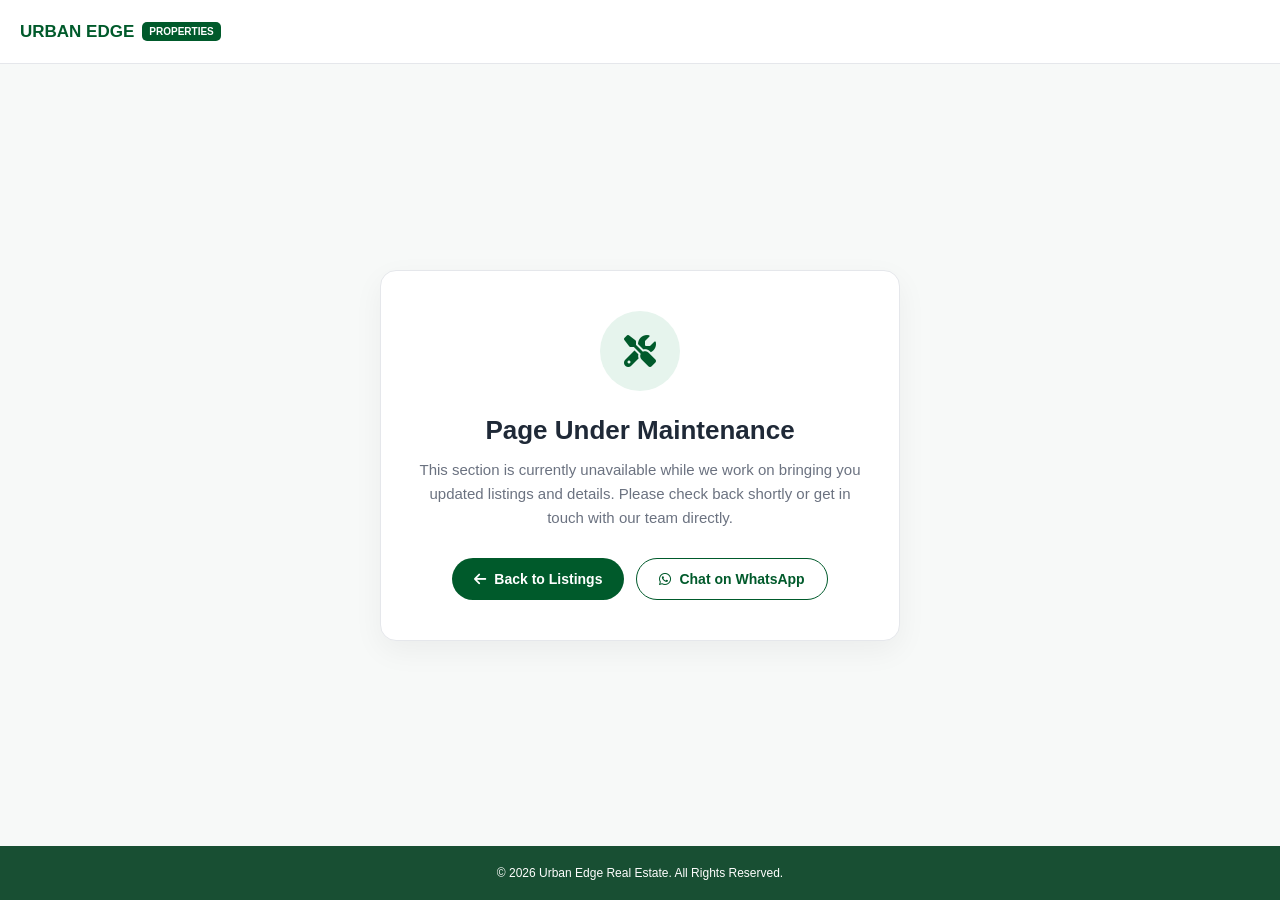
<file: page/inavil.html>
<!DOCTYPE html>
<html lang="en">
<head>
    <meta charset="UTF-8">
    <meta name="viewport" content="width=device-width, initial-scale=1.0">
    <title>Page Coming Soon | Urban Edge Real Estate</title>

    <!-- Font Awesome -->
    <link rel="stylesheet" href="https://cdnjs.cloudflare.com/ajax/libs/font-awesome/6.5.2/css/all.min.css">

    <style>
        :root {
            --green: #005a2b;
            --green-dark: #003d1e;
            --green-light: #e6f4ed;
            --gray: #f7f9f8;
            --text: #1f2937;
            --muted: #6b7280;
            --border: #e5e7eb;
        }

        * {
            margin: 0;
            padding: 0;
            box-sizing: border-box;
        }

        body {
            font-family: "Segoe UI", Roboto, Arial, sans-serif;
            background: var(--gray);
            color: var(--text);
            min-height: 100vh;
            display: flex;
            flex-direction: column;
            justify-content: space-between;
        }

        /* Header */
        header {
            height: 64px;
            background: rgba(255, 255, 255, 0.98);
            border-bottom: 1px solid var(--border);
            display: flex;
            align-items: center;
            justify-content: space-between;
            padding: 0 20px;
        }

        .logo {
            display: flex;
            align-items: center;
            gap: 8px;
            font-size: 17px;
            font-weight: 800;
            color: var(--green);
            text-decoration: none;
        }

        .logo-badge {
            background: var(--green);
            color: white;
            font-size: 10px;
            padding: 4px 7px;
            border-radius: 5px;
        }

        /* Hero / Content */
        main {
            flex: 1;
            display: flex;
            align-items: center;
            justify-content: center;
            padding: 40px 20px;
        }

        .notice-card {
            background: white;
            border: 1px solid var(--border);
            border-radius: 16px;
            max-width: 520px;
            width: 100%;
            padding: 40px 30px;
            text-align: center;
            box-shadow: 0 10px 30px rgba(0, 0, 0, 0.05);
        }

        .icon-box {
            width: 80px;
            height: 80px;
            background: var(--green-light);
            color: var(--green);
            border-radius: 50%;
            display: flex;
            align-items: center;
            justify-content: center;
            font-size: 32px;
            margin: 0 auto 24px;
        }

        .notice-card h1 {
            font-size: 26px;
            color: var(--text);
            margin-bottom: 12px;
        }

        .notice-card p {
            color: var(--muted);
            font-size: 15px;
            line-height: 1.6;
            margin-bottom: 28px;
        }

        .action-group {
            display: flex;
            gap: 12px;
            justify-content: center;
            flex-wrap: wrap;
        }

        .btn {
            display: inline-flex;
            align-items: center;
            gap: 8px;
            padding: 12px 22px;
            border-radius: 22px;
            font-size: 14px;
            font-weight: 700;
            text-decoration: none;
            transition: 0.3s ease;
            border: none;
            cursor: pointer;
        }

        .btn-primary {
            background: var(--green);
            color: white;
        }

        .btn-primary:hover {
            background: var(--green-dark);
            transform: translateY(-2px);
        }

        .btn-secondary {
            background: white;
            color: var(--green);
            border: 1px solid var(--green);
        }

        .btn-secondary:hover {
            background: var(--green-light);
            transform: translateY(-2px);
        }

        /* Footer */
        footer {
            background: var(--green-dark);
            color: white;
            padding: 20px;
            text-align: center;
            font-size: 12px;
            opacity: 0.9;
        }

        @media (max-width: 480px) {
            .notice-card {
                padding: 30px 20px;
            }

            .action-group {
                flex-direction: column;
            }

            .btn {
                width: 100%;
                justify-content: center;
            }
        }
    </style>
</head>
<body>

    <header>
        <a href="properties.html" class="logo">
            <span>URBAN EDGE</span>
            <span class="logo-badge">PROPERTIES</span>
        </a>
    </header>

    <main>
        <div class="notice-card">
            <div class="icon-box">
                <i class="fa-solid fa-screwdriver-wrench"></i>
            </div>
            <h1>Page Under Maintenance</h1>
            <p>This section is currently unavailable while we work on bringing you updated listings and details. Please check back shortly or get in touch with our team directly.</p>
            
            <div class="action-group">
                <a href="properties.html" class="btn btn-primary">
                    <i class="fa-solid fa-arrow-left"></i> Back to Listings
                </a>
                <a href="https://wa.me/2348102601114?text=Hello%20Urban%20Edge%20Real%20Estate%2C%0A%0AI%20am%20inquiring%20about%20your%20services." target="_blank" rel="noopener noreferrer" class="btn btn-secondary">
                    <i class="fa-brands fa-whatsapp"></i> Chat on WhatsApp
                </a>
            </div>
        </div>
    </main>

    <footer>
        <span>© 2026 Urban Edge Real Estate. All Rights Reserved.</span>
    </footer>

</body>
</html>
</file>
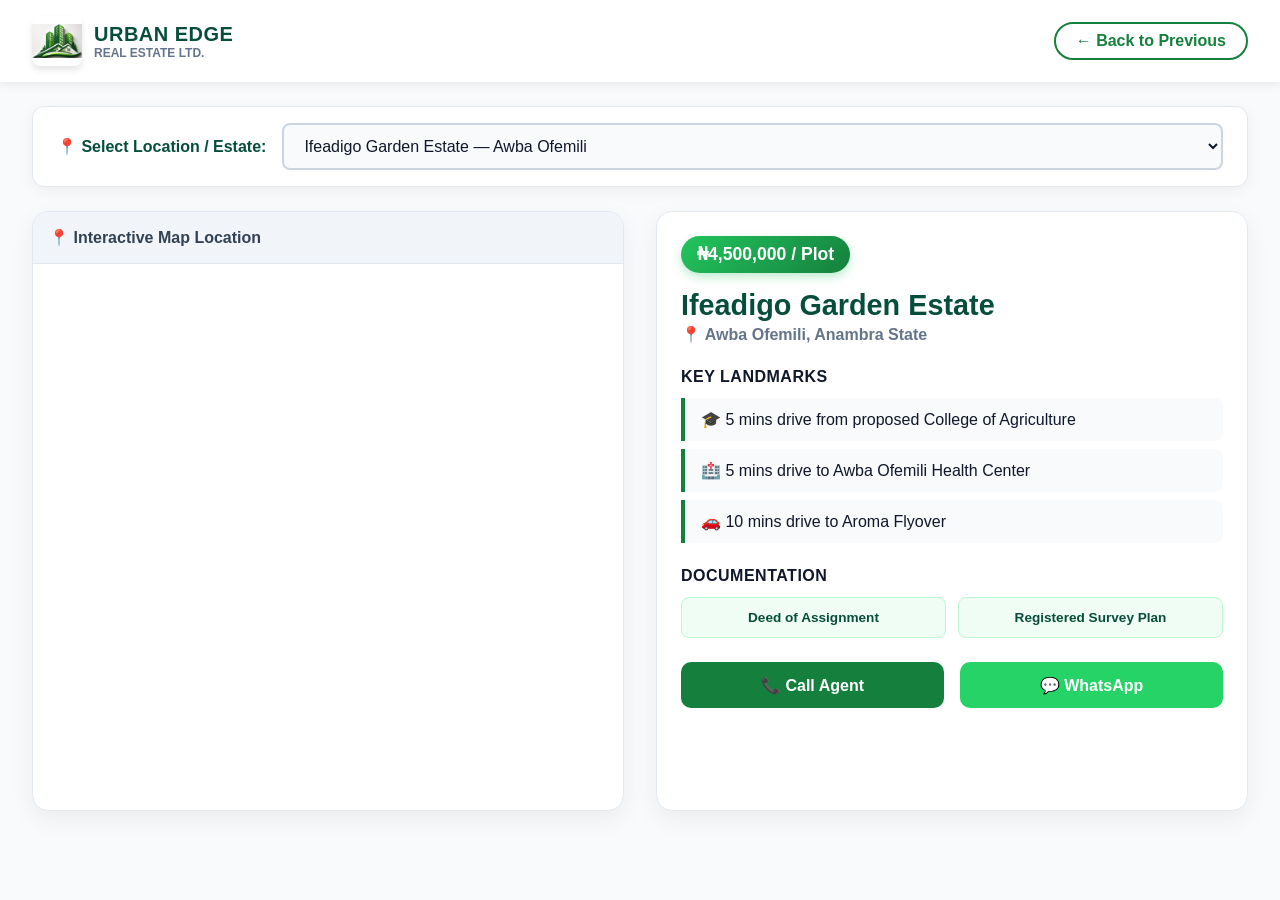
<file: page/location.html>
<!DOCTYPE html>
<html lang="en">
<head>
  <meta charset="UTF-8">
  <meta name="viewport" content="width=device-width, initial-scale=1.0">
  <title>Urban Edge Real Estate - Interactive Locations & Flyer Showcase</title>
  <style>
    /* RESET & VARS */
    * {
      box-sizing: border-box;
      margin: 0;
      padding: 0;
      font-family: 'Segoe UI', Tahoma, Geneva, Verdana, sans-serif;
    }

    :root {
      --primary-green: #15803d;
      --dark-green: #064e3b;
      --accent-gold: #eab308;
      --bg-slate: #f8fafc;
      --text-main: #0f172a;
    }

    body {
      background-color: var(--bg-slate);
      color: var(--text-main);
      min-height: 100vh;
      display: flex;
      flex-direction: column;
    }

    /* HEADER */
    header {
      background: white;
      padding: 1rem 2rem;
      box-shadow: 0 2px 10px rgba(0,0,0,0.08);
      display: flex;
      justify-content: space-between;
      align-items: center;
      position: sticky;
      top: 0;
      z-index: 1000;
    }

    .brand-section {
      display: flex;
      align-items: center;
      gap: 12px;
    }

    .logo-box {
      width: 45px;
      height: 45px;
      background: linear-gradient(135deg, var(--primary-green), var(--dark-green));
      border-radius: 8px;
      display: flex;
      align-items: center;
      justify-content: center;
      color: white;
      font-weight: bold;
      font-size: 22px;
      box-shadow: 0 4px 6px rgba(0,0,0,0.1);
    }

    .brand-title h1 {
      font-size: 1.25rem;
      font-weight: 800;
      color: var(--dark-green);
      letter-spacing: 0.5px;
    }

    .brand-title p {
      font-size: 0.75rem;
      color: #64748b;
      font-weight: 600;
    }

    .btn-back {
      background: transparent;
      border: 2px solid var(--primary-green);
      color: var(--primary-green);
      padding: 0.5rem 1.25rem;
      border-radius: 25px;
      font-weight: 600;
      cursor: pointer;
      text-decoration: none;
      transition: all 0.3s ease;
      display: inline-flex;
      align-items: center;
      gap: 6px;
    }

    .btn-back:hover {
      background: var(--primary-green);
      color: white;
      transform: translateX(-3px);
    }

    /* CONTROL BAR */
    .control-container {
      max-width: 1400px;
      margin: 1.5rem auto 0;
      padding: 0 2rem;
      width: 100%;
    }

    .select-wrapper {
      position: relative;
      background: white;
      padding: 1rem 1.5rem;
      border-radius: 12px;
      box-shadow: 0 4px 15px rgba(0,0,0,0.05);
      border: 1px solid #e2e8f0;
      display: flex;
      align-items: center;
      gap: 1rem;
    }

    .select-label {
      font-weight: 700;
      color: var(--dark-green);
      white-space: nowrap;
    }

    select {
      width: 100%;
      padding: 0.75rem 1rem;
      border: 2px solid #cbd5e1;
      border-radius: 8px;
      font-size: 1rem;
      color: var(--text-main);
      outline: none;
      transition: border-color 0.3s;
      cursor: pointer;
      background: #f8fafc;
    }

    select:focus {
      border-color: var(--primary-green);
    }

    /* MAIN DISPLAY GRID */
    .showcase-grid {
      max-width: 1400px;
      margin: 1.5rem auto 2rem;
      padding: 0 2rem;
      width: 100%;
      display: grid;
      grid-template-columns: 1fr 1fr;
      gap: 2rem;
      flex-grow: 1;
    }

    /* LEFT CONTAINER: GOOGLE MAP */
    .map-container {
      background: white;
      border-radius: 16px;
      overflow: hidden;
      box-shadow: 0 8px 25px rgba(0,0,0,0.06);
      border: 1px solid #e2e8f0;
      display: flex;
      flex-direction: column;
      height: 600px;
      position: relative;
    }

    .map-header {
      padding: 1rem;
      background: #f1f5f9;
      border-bottom: 1px solid #e2e8f0;
      font-weight: 700;
      color: #334155;
      display: flex;
      align-items: center;
      gap: 8px;
    }

    iframe {
      width: 100%;
      height: 100%;
      border: none;
      transition: opacity 0.5s ease;
    }

    /* RIGHT CONTAINER: DYNAMIC FLYER */
    .flyer-container {
      background: white;
      border-radius: 16px;
      padding: 1.5rem;
      box-shadow: 0 8px 25px rgba(0,0,0,0.06);
      border: 1px solid #e2e8f0;
      display: flex;
      flex-direction: column;
      position: relative;
      height: 600px;
      overflow-y: auto;
    }

    /* ANIMATED CARD CONTENT */
    .flyer-card {
      opacity: 0;
      transform: translateY(20px) scale(0.98);
      transition: all 0.5s cubic-bezier(0.16, 1, 0.3, 1);
      display: none;
    }

    .flyer-card.active {
      display: block;
      opacity: 1;
      transform: translateY(0) scale(1);
    }

    .badge-price {
      display: inline-block;
      background: linear-gradient(135deg, #22c55e, var(--primary-green));
      color: white;
      font-weight: 800;
      padding: 0.5rem 1rem;
      border-radius: 20px;
      font-size: 1.1rem;
      margin-bottom: 1rem;
      box-shadow: 0 4px 10px rgba(34, 197, 94, 0.3);
    }

    .estate-title {
      font-size: 1.8rem;
      font-weight: 800;
      color: var(--dark-green);
      margin-bottom: 0.2rem;
    }

    .location-subtitle {
      color: #64748b;
      font-weight: 600;
      margin-bottom: 1.5rem;
      display: flex;
      align-items: center;
      gap: 6px;
    }

    .section-title {
      font-size: 1rem;
      font-weight: 700;
      color: var(--text-main);
      margin-bottom: 0.75rem;
      text-transform: uppercase;
      letter-spacing: 0.5px;
    }

    .landmark-list {
      list-style: none;
      margin-bottom: 1.5rem;
    }

    .landmark-item {
      background: #f8fafc;
      border-left: 4px solid var(--primary-green);
      padding: 0.75rem 1rem;
      margin-bottom: 0.5rem;
      border-radius: 0 8px 8px 0;
      font-weight: 500;
      display: flex;
      align-items: center;
      gap: 10px;
    }

    .features-grid {
      display: grid;
      grid-template-columns: 1fr 1fr;
      gap: 0.75rem;
      margin-bottom: 1.5rem;
    }

    .feature-card {
      background: #f0fdf4;
      border: 1px solid #bbf7d0;
      border-radius: 8px;
      padding: 0.75rem;
      text-align: center;
      font-size: 0.85rem;
      font-weight: 700;
      color: var(--dark-green);
    }

    .action-row {
      display: flex;
      gap: 1rem;
      margin-top: auto;
    }

    .btn-action {
      flex: 1;
      padding: 0.85rem;
      border-radius: 10px;
      font-weight: 700;
      text-align: center;
      text-decoration: none;
      cursor: pointer;
      border: none;
      transition: transform 0.2s;
    }

    .btn-action:hover {
      transform: translateY(-2px);
    }

    .btn-primary {
      background: var(--primary-green);
      color: white;
    }

    .btn-secondary {
      background: #25d366;
      color: white;
    }

    /* RESPONSIVE DESIGN */
    @media (max-width: 900px) {
      .showcase-grid {
        grid-template-columns: 1fr;
      }
      .map-container, .flyer-container {
        height: 450px;
      }
    }

    /* LOGO CONTAINER */
.logo-box {
  width: 50px;
  height: 50px;
  display: flex;
  align-items: center;
  justify-content: center;
  border-radius: 8px;
  overflow: hidden;
  background: #ffffff;
  box-shadow: 0 4px 6px rgba(0, 0, 0, 0.1);
}

/* LOGO IMAGE STYLING */
.brand-logo {
  width: 100%;
  height: 100%;
  object-fit: contain; /* Keeps logo proportions intact without cropping */
  display: block;
}
  </style>
</head>
<body>

  <!-- HEADER -->
  <header>
    <div class="brand-section">
      <div class="logo-box">
  <img src="../infor/logo.png" alt="Urban Edge Real Estate Logo" class="brand-logo">
</div>
      <div class="brand-title">
        <h1>URBAN EDGE</h1>
        <p>REAL ESTATE LTD.</p>
      </div>
    </div>
    <a href="javascript:history.back()" class="btn-back">
      ← Back to Previous
    </a>
  </header>

  <!-- SELECT LOCATION DROPDOWN -->
  <div class="control-container">
    <div class="select-wrapper">
      <label class="select-label" for="estateSelect">📍 Select Location / Estate:</label>
      <select id="estateSelect" onchange="updateView(this.value)">
        <option value="ifeadigo">Ifeadigo Garden Estate — Awba Ofemili</option>
        <option value="urban_business">Urban Business — Igbariam</option>
        <option value="urban_ville">Urban Ville — Ukwulu</option>
        <option value="new_haven">New Haven Layout — Mgbakwu</option>
        <option value="urban_haven">Urban Haven — Isiagu</option>
        <option value="urban_residence">Urban Residence — Agu-Awka</option>
      </select>
    </div>
  </div>

  <!-- SHOWCASE GRID -->
  <main class="showcase-grid">

    <!-- LEFT: GOOGLE MAPS -->
    <div class="map-container">
      <div class="map-header">
        📍 Interactive Map Location
      </div>
      <iframe id="mapIframe" src="" allowfullscreen="" loading="lazy" referrerpolicy="no-referrer-when-downgrade"></iframe>
    </div>

    <!-- RIGHT: DYNAMIC FLYER DETAILS -->
    <div class="flyer-container">

      <!-- IFEADIGO GARDEN ESTATE -->
      <div id="flyer-ifeadigo" class="flyer-card">
        <span class="badge-price">₦4,500,000 / Plot</span>
        <h2 class="estate-title">Ifeadigo Garden Estate</h2>
        <p class="location-subtitle">📍 Awba Ofemili, Anambra State</p>

        <div class="section-title">Key Landmarks</div>
        <ul class="landmark-list">
          <li class="landmark-item">🎓 5 mins drive from proposed College of Agriculture</li>
          <li class="landmark-item">🏥 5 mins drive to Awba Ofemili Health Center</li>
          <li class="landmark-item">🚗 10 mins drive to Aroma Flyover</li>
        </ul>

        <div class="section-title">Documentation</div>
        <div class="features-grid">
          <div class="feature-card">Deed of Assignment</div>
          <div class="feature-card">Registered Survey Plan</div>
        </div>

        <div class="action-row">
          <a href="tel:2349011157594" class="btn-action btn-primary">📞 Call Agent</a>
          <a href="https://wa.me/2349011157594?text=Hello%20Urban%20Edge%2C%20I%20am%20interested%20in%20Ifeadigo%20Garden%20Estate%20(Awba%20Ofemili).%20Please%20send%20me%20more%20details." target="_blank" class="btn-action btn-secondary">💬 WhatsApp</a>
        </div>
      </div>

      <!-- URBAN BUSINESS -->
      <div id="flyer-urban_business" class="flyer-card">
        <span class="badge-price">₦5,500,000 / Plot</span>
        <h2 class="estate-title">Urban Business</h2>
        <p class="location-subtitle">📍 Igbariam, Anambra State</p>

        <div class="section-title">Key Landmarks</div>
        <ul class="landmark-list">
          <li class="landmark-item">🎓 5 mins drive to Anambra State University Igbariam</li>
          <li class="landmark-item">📍 Directly opposite Ebube Muonso</li>
          <li class="landmark-item">🏢 2 mins away from 99 rooms hostel</li>
        </ul>

        <div class="section-title">Documentation</div>
        <div class="features-grid">
          <div class="feature-card">Deed of Assignment</div>
          <div class="feature-card">Registered Survey Plan</div>
        </div>

        <div class="action-row">
          <a href="tel:2349011157594" class="btn-action btn-primary">📞 Call Agent</a>
         <a href="https://wa.me/2349011157594?text=Hello%20Urban%20Edge%2C%20I%20am%20interested%20in%20Urban%20Business%20(Igbariam).%20Please%20send%20me%20more%20details." target="_blank" class="btn-action btn-secondary">💬 WhatsApp</a>
        </div>
      </div>


      <!-- URBAN VILLE -->
      <div id="flyer-urban_ville" class="flyer-card">
        <span class="badge-price">Promo: ₦2,500,000 <s style="font-size:0.8rem; opacity:0.8">₦3.5M</s></span>
        <h2 class="estate-title">Urban Ville</h2>
        <p class="location-subtitle">📍 Ukwulu, Anambra State</p>

        <div class="section-title">Key Landmarks</div>
        <ul class="landmark-list">
          <li class="landmark-item">🏥 7 mins drive to Ukwulu Health Center</li>
          <li class="landmark-item">🎓 15 mins drive to Chukwuemeka Odumegwu Ojukwu University</li>
        </ul>

        <div class="section-title">Key Advantages</div>
        <div class="features-grid">
          <div class="feature-card">Secure Investment</div>
          <div class="feature-card">High Value Appreciation</div>
          <div class="feature-card">Strategic Location</div>
          <div class="feature-card">Documentation Inclusive</div>
        </div>

      <div class="action-row">
  <a href="tel:+2349011157594" class="btn-action btn-primary">📞 Call Agent</a>
  <a href="https://wa.me/2349011157594?text=Hello%20Urban%20Edge%2C%20I%20am%20interested%20in%20the%20promo%20for%20Urban%20Ville%20(Ukwulu).%20Please%20send%20me%20more%20details." target="_blank" class="btn-action btn-secondary">💬 WhatsApp</a>
</div>


      <!-- NEW HAVEN LAYOUT -->
      <div id="flyer-new_haven" class="flyer-card">
        <span class="badge-price">₦1,800,000 / Plot</span>
        <h2 class="estate-title">New Haven Layout</h2>
        <p class="location-subtitle">📍 Mgbakwu, Anambra State</p>

        <div class="section-title">Key Landmarks</div>
        <ul class="landmark-list">
          <li class="landmark-item">📻 5 mins drive to Purity FM</li>
          <li class="landmark-item">🎓 10 mins away from Anambra State Polytechnic Mgbakwu</li>
          <li class="landmark-item">🏫 7 mins drive from Community School</li>
        </ul>

        <div class="section-title">Documentation</div>
        <div class="features-grid">
          <div class="feature-card">Deed of Assignment</div>
          <div class="feature-card">Registered Survey Plan</div>
        </div>

       <div class="action-row">
  <a href="tel:+2349011157594" class="btn-action btn-primary">📞 Call Agent</a>
  <a href="https://wa.me/2349011157594?text=Hello%20Urban%20Edge%2C%20I%20am%20interested%20in%20New%20Haven%20Layout%20(Mgbakwu).%20Please%20send%20me%20more%20details." target="_blank" class="btn-action btn-secondary">💬 WhatsApp</a>
</div>


      <!-- URBAN HAVEN -->
      <div id="flyer-urban_haven" class="flyer-card">
        <span class="badge-price">₦6,500,000 / Plot</span>
        <h2 class="estate-title">Urban Haven</h2>
        <p class="location-subtitle">📍 Isiagu, Anambra State</p>

        <div class="section-title">Key Landmarks</div>
        <ul class="landmark-list">
          <li class="landmark-item">🏫 7 mins away from British Spring College</li>
          <li class="landmark-item">🛍️ 5 mins drive from proposed new Eke Awka Market</li>
          <li class="landmark-item">🎓 2 mins drive from UBEC School</li>
        </ul>

        <div class="section-title">Documentation</div>
        <div class="features-grid">
          <div class="feature-card">Deed of Assignment</div>
          <div class="feature-card">Registered Survey Plan</div>
        </div>

       <div class="action-row">
  <a href="tel:+2349011157594" class="btn-action btn-primary">📞 Call Agent</a>
  <a href="https://wa.me/2349011157594?text=Hello%20Urban%20Edge%2C%20I%20am%20interested%20in%20Urban%20Haven%20(Isiagu).%20Please%20send%20me%20more%20details." target="_blank" class="btn-action btn-secondary">💬 WhatsApp</a>
</div>

      <!-- URBAN RESIDENCE -->
      <div id="flyer-urban_residence" class="flyer-card">
        <span class="badge-price">₦25,000,000 / Plot</span>
        <h2 class="estate-title">Urban Residence</h2>
        <p class="location-subtitle">📍 Agu-Awka, Anambra State</p>

        <div class="section-title">Key Landmarks</div>
        <ul class="landmark-list">
          <li class="landmark-item">🏨 2 mins drive to Finotel</li>
          <li class="landmark-item">🎓 5 mins drive from UNIZIK School Gate Expressway</li>
          <li class="landmark-item">⛽ 3 mins drive from Stanel</li>
        </ul>

        <div class="section-title">Documentation</div>
        <div class="features-grid">
          <div class="feature-card">Irrevocable Power Of Attorney</div>
          <div class="feature-card">Registered Survey Plan</div>
        </div>

        <div class="action-row">
  <a href="tel:+2349011157594" class="btn-action btn-primary">📞 Call Agent</a>
  <a href="https://wa.me/2349011157594?text=Hello%20Urban%20Edge%2C%20I%20am%20interested%20in%20Urban%20Residence%20(Agu-Awka).%20Please%20send%20me%20more%20details." target="_blank" class="btn-action btn-secondary">💬 WhatsApp</a>
</div>


    </div>

  </main>

  <script>
    // GOOGLE MAPS EMBED URLS BY LOCATION
    const mapUrls = {
      ifeadigo: "https://www.google.com/maps/embed?pb=!1m18!1m12!1m3!1d63428.10098522304!2d6.983333!3d6.383333!2m3!1f0!2f0!3f0!3m2!1i1024!2i768!4f13.1!3m3!1m2!1s0x1043818e6c7104d5%3A0x8bb11c13fb592f6d!2sAwba%20Ofemili%2C%20Anambra!5e0!3m2!1sen!2sng!4v1700000000000!5m2!1sen!2sng",
      urban_business: "https://www.google.com/maps/embed?pb=!1m18!1m12!1m3!1d31714.00412354897!2d6.9388!3d6.3486!2m3!1f0!2f0!3f0!3m2!1i1024!2i768!4f13.1!3m3!1m2!1s0x1043831818bd2f0b%3A0x6b402be4dd69d5fb!2sIgbariam%2C%20Anambra!5e0!3m2!1sen!2sng!4v1700000000000!5m2!1sen!2sng",
      urban_ville: "https://www.google.com/maps/embed?pb=!1m18!1m12!1m3!1d31718.34902187313!2d6.9742!3d6.2925!2m3!1f0!2f0!3f0!3m2!1i1024!2i768!4f13.1!3m3!1m2!1s0x104384b6f1ad123b%3A0x4a9d7cdbd7c5e533!2sUkwulu%2C%20Anambra!5e0!3m2!1sen!2sng!4v1700000000000!5m2!1sen!2sng",
      new_haven: "https://www.google.com/maps/embed?pb=!1m18!1m12!1m3!1d31718.88902187313!2d7.0422!3d6.2825!2m3!1f0!2f0!3f0!3m2!1i1024!2i768!4f13.1!3m3!1m2!1s0x104384f50123abcd%3A0x4a9d7cdbd7c5e533!2sMgbakwu%2C%20Anambra!5e0!3m2!1sen!2sng!4v1700000000000!5m2!1sen!2sng",
      urban_haven: "https://www.google.com/maps/embed?pb=!1m18!1m12!1m3!1d31721.23412312313!2d7.0622!3d6.2125!2m3!1f0!2f0!3f0!3m2!1i1024!2i768!4f13.1!3m3!1m2!1s0x104385123123abcd%3A0x4a9d7cdbd7c5e533!2sIsiagu%2C%20Anambra!5e0!3m2!1sen!2sng!4v1700000000000!5m2!1sen!2sng",
      urban_residence: "https://www.google.com/maps/embed?pb=!1m18!1m12!1m3!1d31719.55512312313!2d7.0822!3d6.2525!2m3!1f0!2f0!3f0!3m2!1i1024!2i768!4f13.1!3m3!1m2!1s0x104385999999abcd%3A0x4a9d7cdbd7c5e533!2sAgu-Awka%2C%20Awka%2C%20Anambra!5e0!3m2!1sen!2sng!4v1700000000000!5m2!1sen!2sng"
    };

    function updateView(locationKey) {
      // 1. Update Map source with a smooth fade
      const mapIframe = document.getElementById('mapIframe');
      mapIframe.style.opacity = '0';
      setTimeout(() => {
        mapIframe.src = mapUrls[locationKey];
        mapIframe.style.opacity = '1';
      }, 250);

      // 2. Hide active flyer with transition
      const activeCard = document.querySelector('.flyer-card.active');
      if (activeCard) {
        activeCard.classList.remove('active');
      }

      // 3. Reveal selected flyer card
      setTimeout(() => {
        const targetCard = document.getElementById(`flyer-${locationKey}`);
        if (targetCard) {
          targetCard.classList.add('active');
        }
      }, 250);
    }

    // Initialize with first estate on load
    window.addEventListener('DOMContentLoaded', () => {
      updateView('ifeadigo');
    });
  </script>
</body>
</html>
</file>
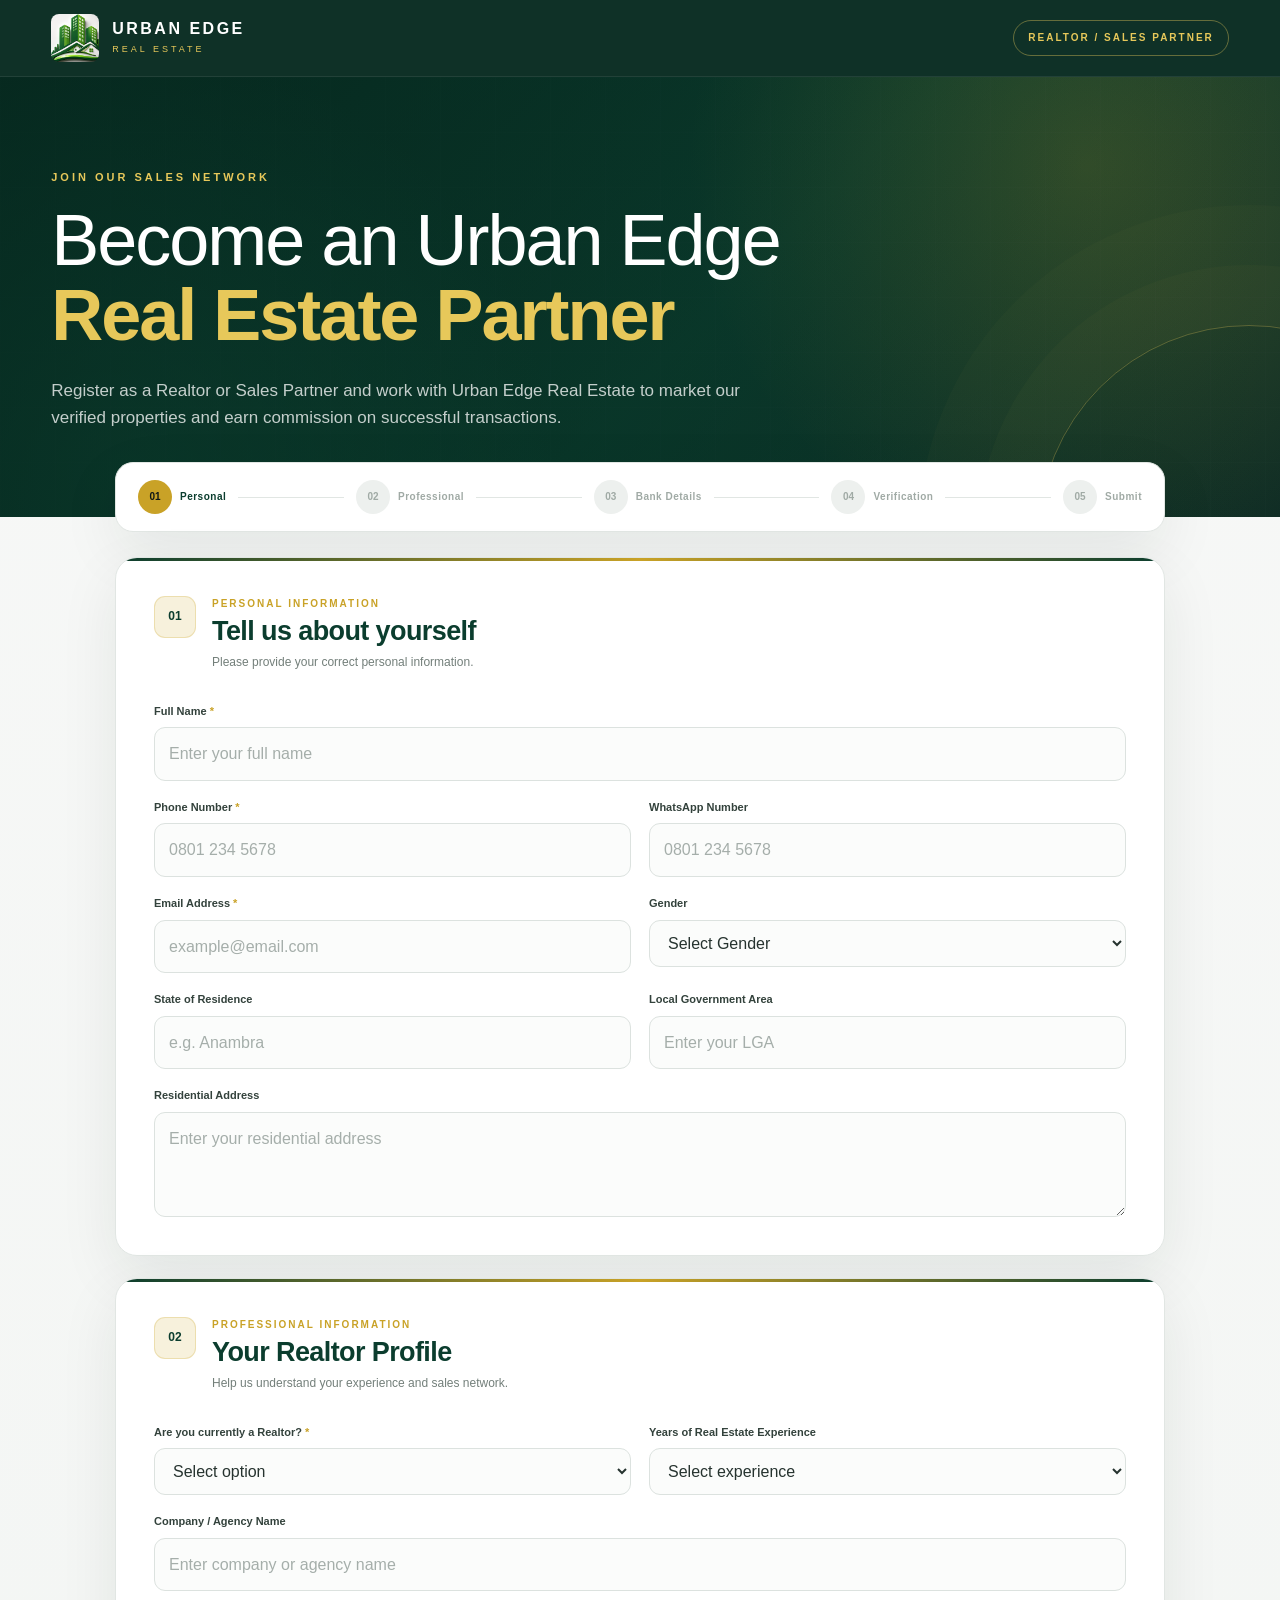
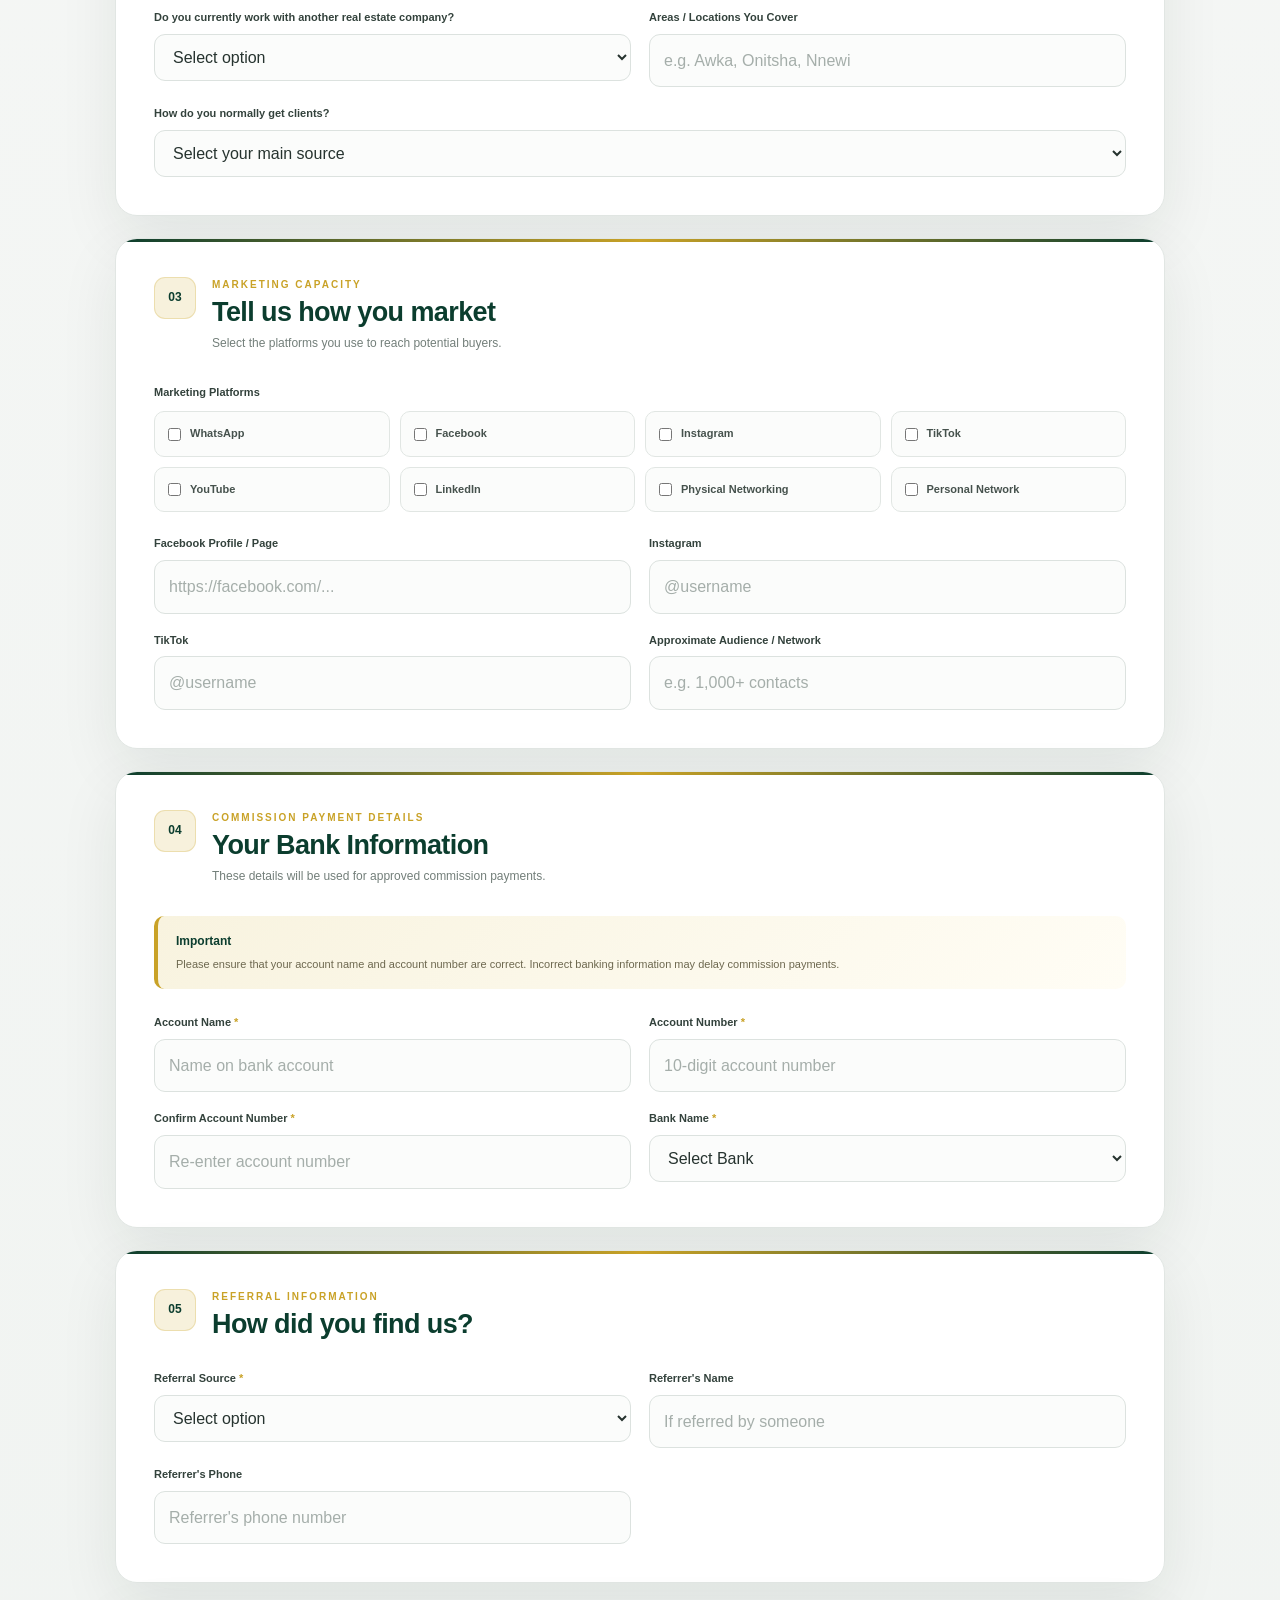
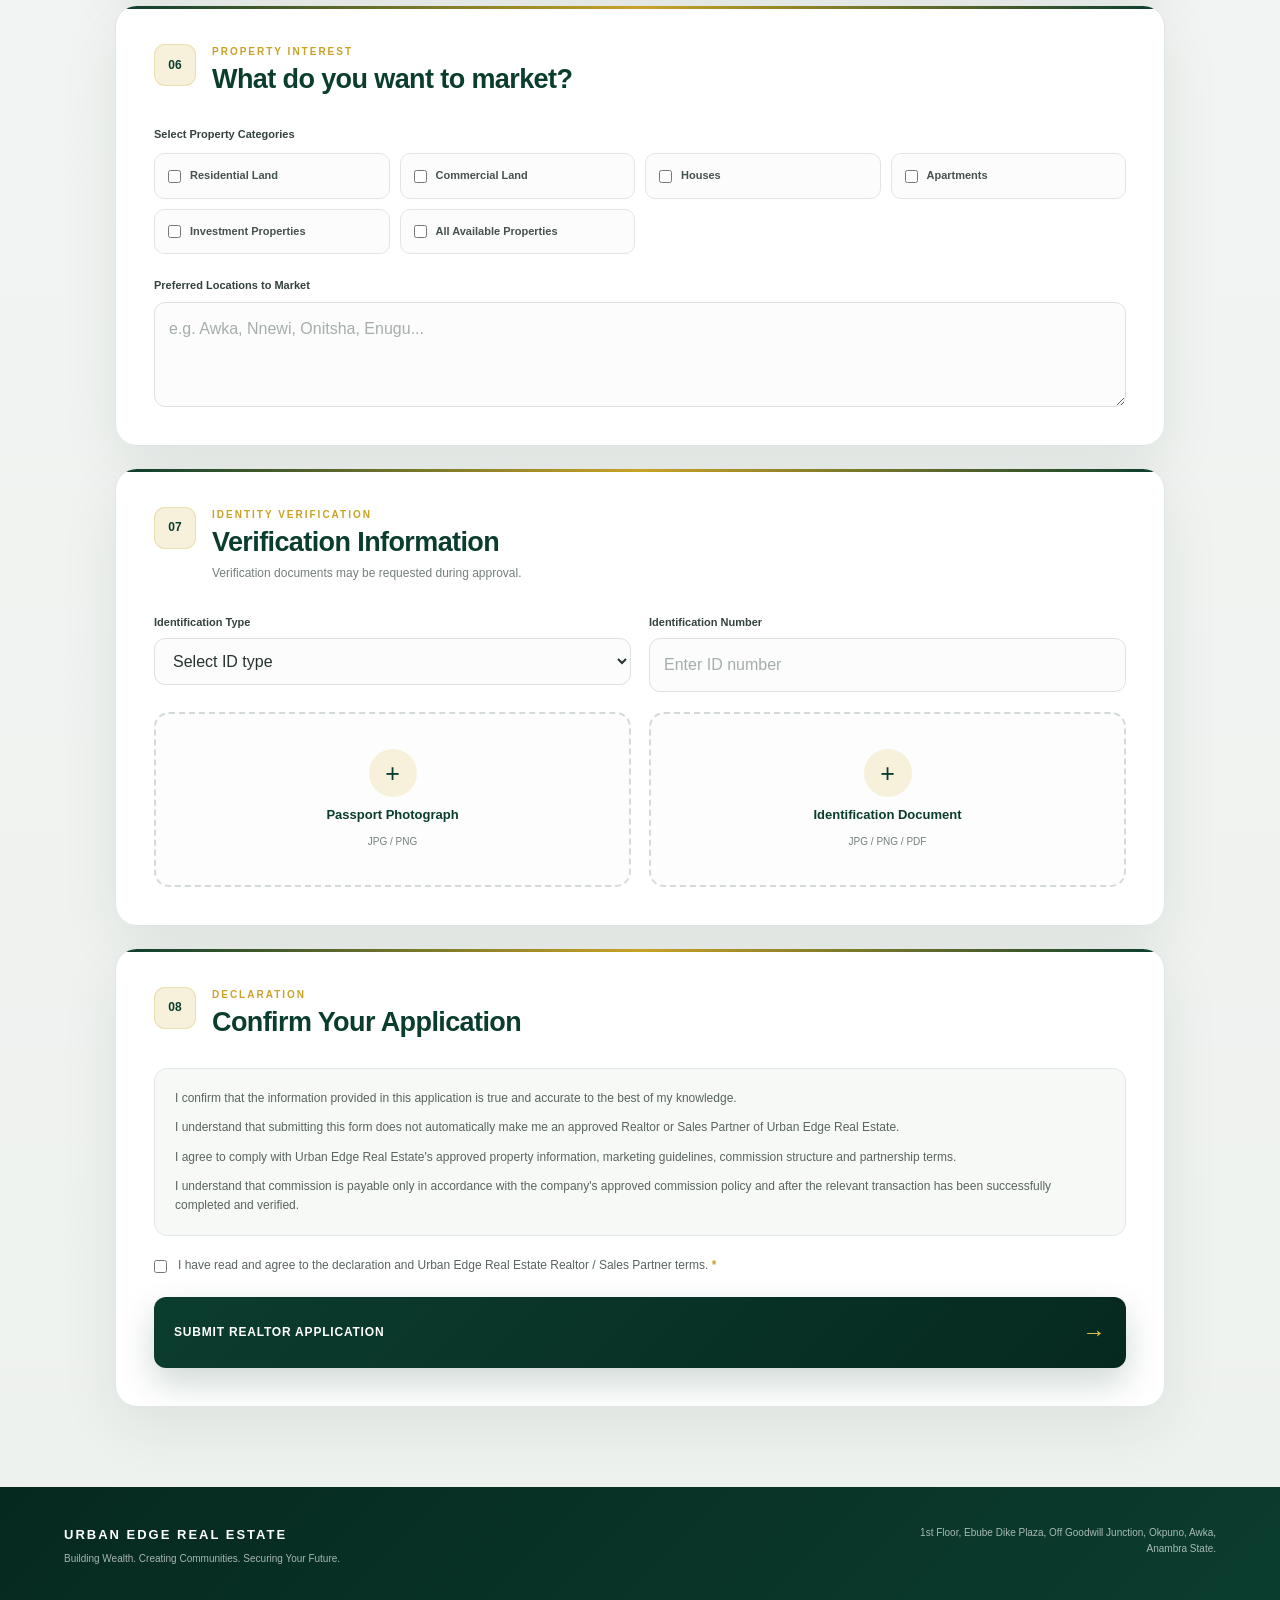
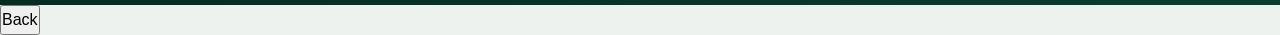
<file: page/partner.html>
<!DOCTYPE html>
<html lang="en">
<head>
    <meta charset="UTF-8">
    <meta name="viewport" content="width=device-width, initial-scale=1.0">

    <title>Urban Edge | Realtor & Sales Partner Registration</title>

    <!-- Urban Edge Favicon -->
    <link rel="icon" type="image/jpeg" href="../infor/logo.png">

    <!-- Main CSS -->
    <link rel="stylesheet" href="../style/realtor-registration.css">
</head>

<body>

    <!-- =========================================================
         PAGE HEADER
    ========================================================== -->

    <header class="registration-header">

        <div class="header-container">

            <a href="../index.html" class="brand">

                <img
                    src="../infor/logo.png"
                    alt="Urban Edge Real Estate Logo"
                >

                <div class="brand-text">
                    <h2>URBAN EDGE</h2>
                    <span>REAL ESTATE</span>
                </div>

            </a>

            <div class="header-label">
                REALTOR / SALES PARTNER
            </div>

        </div>

    </header>


    <!-- =========================================================
         HERO SECTION
    ========================================================== -->

    <section class="registration-hero">

        <div class="hero-overlay"></div>

        <div class="hero-content">

            <span class="hero-tag">
                JOIN OUR SALES NETWORK
            </span>

            <h1>
                Become an Urban Edge
                <strong>Real Estate Partner</strong>
            </h1>

            <p>
                Register as a Realtor or Sales Partner and work with
                Urban Edge Real Estate to market our verified properties
                and earn commission on successful transactions.
            </p>

        </div>

    </section>


    <!-- =========================================================
         MAIN REGISTRATION AREA
    ========================================================== -->

    <main class="registration-container">


        <!-- =====================================================
             PROGRESS INDICATOR
        ====================================================== -->

        <div class="registration-progress">

            <div class="progress-item active">
                <span>01</span>
                <p>Personal</p>
            </div>

            <div class="progress-line"></div>

            <div class="progress-item">
                <span>02</span>
                <p>Professional</p>
            </div>

            <div class="progress-line"></div>

            <div class="progress-item">
                <span>03</span>
                <p>Bank Details</p>
            </div>

            <div class="progress-line"></div>

            <div class="progress-item">
                <span>04</span>
                <p>Verification</p>
            </div>

            <div class="progress-line"></div>

            <div class="progress-item">
                <span>05</span>
                <p>Submit</p>
            </div>

        </div>


        <!-- =====================================================
             REGISTRATION FORM
        ====================================================== -->

        <form
            id="realtorRegistrationForm"
            class="realtor-form"
            enctype="multipart/form-data"
        >


            <!-- =================================================
                 SECTION 01
            ================================================== -->

            <section class="form-section">

                <div class="section-title">

                    <div class="section-number">
                        01
                    </div>

                    <div>
                        <span>PERSONAL INFORMATION</span>

                        <h2>
                            Tell us about yourself
                        </h2>

                        <p>
                            Please provide your correct personal information.
                        </p>
                    </div>

                </div>


                <div class="form-grid">


                    <!-- FULL NAME -->

                    <div class="form-group full-width">

                        <label for="fullName">
                            Full Name <b>*</b>
                        </label>

                        <input
                            type="text"
                            id="fullName"
                            name="fullName"
                            placeholder="Enter your full name"
                            autocomplete="name"
                            required
                        >

                    </div>


                    <!-- PHONE -->

                    <div class="form-group">

                        <label for="phone">
                            Phone Number <b>*</b>
                        </label>

                        <input
                            type="tel"
                            id="phone"
                            name="phone"
                            placeholder="0801 234 5678"
                            autocomplete="tel"
                            required
                        >

                    </div>


                    <!-- WHATSAPP -->

                    <div class="form-group">

                        <label for="whatsapp">
                            WhatsApp Number
                        </label>

                        <input
                            type="tel"
                            id="whatsapp"
                            name="whatsapp"
                            placeholder="0801 234 5678"
                        >

                    </div>


                    <!-- EMAIL -->

                    <div class="form-group">

                        <label for="email">
                            Email Address <b>*</b>
                        </label>

                        <input
                            type="email"
                            id="email"
                            name="email"
                            placeholder="example@email.com"
                            autocomplete="email"
                            required
                        >

                    </div>


                    <!-- GENDER -->

                    <div class="form-group">

                        <label for="gender">
                            Gender
                        </label>

                        <select id="gender" name="gender">

                            <option value="">
                                Select Gender
                            </option>

                            <option value="Male">
                                Male
                            </option>

                            <option value="Female">
                                Female
                            </option>

                            <option value="Prefer not to say">
                                Prefer not to say
                            </option>

                        </select>

                    </div>


                    <!-- STATE -->

                    <div class="form-group">

                        <label for="state">
                            State of Residence
                        </label>

                        <input
                            type="text"
                            id="state"
                            name="state"
                            placeholder="e.g. Anambra"
                        >

                    </div>


                    <!-- LGA -->

                    <div class="form-group">

                        <label for="lga">
                            Local Government Area
                        </label>

                        <input
                            type="text"
                            id="lga"
                            name="lga"
                            placeholder="Enter your LGA"
                        >

                    </div>


                    <!-- ADDRESS -->

                    <div class="form-group full-width">

                        <label for="address">
                            Residential Address
                        </label>

                        <textarea
                            id="address"
                            name="address"
                            rows="3"
                            placeholder="Enter your residential address"
                        ></textarea>

                    </div>

                </div>

            </section>



            <!-- =================================================
                 SECTION 02
            ================================================== -->

            <section class="form-section">

                <div class="section-title">

                    <div class="section-number">
                        02
                    </div>

                    <div>

                        <span>
                            PROFESSIONAL INFORMATION
                        </span>

                        <h2>
                            Your Realtor Profile
                        </h2>

                        <p>
                            Help us understand your experience and
                            sales network.
                        </p>

                    </div>

                </div>


                <div class="form-grid">


                    <!-- REALTOR STATUS -->

                    <div class="form-group">

                        <label for="realtorStatus">
                            Are you currently a Realtor? <b>*</b>
                        </label>

                        <select
                            id="realtorStatus"
                            name="realtorStatus"
                            required
                        >

                            <option value="">
                                Select option
                            </option>

                            <option value="Yes - Full Time">
                                Yes - Full Time
                            </option>

                            <option value="Yes - Part Time">
                                Yes - Part Time
                            </option>

                            <option value="No - Beginner">
                                No - Beginner
                            </option>

                        </select>

                    </div>


                    <!-- EXPERIENCE -->

                    <div class="form-group">

                        <label for="experience">
                            Years of Real Estate Experience
                        </label>

                        <select
                            id="experience"
                            name="experience"
                        >

                            <option value="">
                                Select experience
                            </option>

                            <option value="Beginner">
                                Beginner
                            </option>

                            <option value="Less than 1 year">
                                Less than 1 year
                            </option>

                            <option value="1 - 3 years">
                                1 - 3 years
                            </option>

                            <option value="3 - 5 years">
                                3 - 5 years
                            </option>

                            <option value="5+ years">
                                5+ years
                            </option>

                        </select>

                    </div>


                    <!-- AGENCY -->

                    <div class="form-group full-width">

                        <label for="agency">
                            Company / Agency Name
                        </label>

                        <input
                            type="text"
                            id="agency"
                            name="agency"
                            placeholder="Enter company or agency name"
                        >

                    </div>


                    <!-- OTHER COMPANY -->

                    <div class="form-group">

                        <label for="otherCompany">
                            Do you currently work with another
                            real estate company?
                        </label>

                        <select
                            id="otherCompany"
                            name="otherCompany"
                        >

                            <option value="">
                                Select option
                            </option>

                            <option value="Yes">
                                Yes
                            </option>

                            <option value="No">
                                No
                            </option>

                        </select>

                    </div>


                    <!-- AREAS -->

                    <div class="form-group">

                        <label for="areas">
                            Areas / Locations You Cover
                        </label>

                        <input
                            type="text"
                            id="areas"
                            name="areas"
                            placeholder="e.g. Awka, Onitsha, Nnewi"
                        >

                    </div>


                    <!-- CLIENT SOURCE -->

                    <div class="form-group full-width">

                        <label for="clientSource">
                            How do you normally get clients?
                        </label>

                        <select
                            id="clientSource"
                            name="clientSource"
                        >

                            <option value="">
                                Select your main source
                            </option>

                            <option value="Social Media">
                                Social Media
                            </option>

                            <option value="WhatsApp Marketing">
                                WhatsApp Marketing
                            </option>

                            <option value="Personal Network">
                                Personal Network
                            </option>

                            <option value="Referrals">
                                Referrals
                            </option>

                            <option value="Physical Marketing">
                                Physical Marketing
                            </option>

                            <option value="Multiple Sources">
                                Multiple Sources
                            </option>

                            <option value="Other">
                                Other
                            </option>

                        </select>

                    </div>

                </div>

            </section>



            <!-- =================================================
                 SECTION 03
            ================================================== -->

            <section class="form-section">

                <div class="section-title">

                    <div class="section-number">
                        03
                    </div>

                    <div>

                        <span>
                            MARKETING CAPACITY
                        </span>

                        <h2>
                            Tell us how you market
                        </h2>

                        <p>
                            Select the platforms you use to reach potential buyers.
                        </p>

                    </div>

                </div>


                <div class="checkbox-area">

                    <p class="field-label">
                        Marketing Platforms
                    </p>

                    <div class="checkbox-grid">

                        <label class="check-card">
                            <input
                                type="checkbox"
                                name="platforms"
                                value="WhatsApp"
                            >
                            <span>WhatsApp</span>
                        </label>

                        <label class="check-card">
                            <input
                                type="checkbox"
                                name="platforms"
                                value="Facebook"
                            >
                            <span>Facebook</span>
                        </label>

                        <label class="check-card">
                            <input
                                type="checkbox"
                                name="platforms"
                                value="Instagram"
                            >
                            <span>Instagram</span>
                        </label>

                        <label class="check-card">
                            <input
                                type="checkbox"
                                name="platforms"
                                value="TikTok"
                            >
                            <span>TikTok</span>
                        </label>

                        <label class="check-card">
                            <input
                                type="checkbox"
                                name="platforms"
                                value="YouTube"
                            >
                            <span>YouTube</span>
                        </label>

                        <label class="check-card">
                            <input
                                type="checkbox"
                                name="platforms"
                                value="LinkedIn"
                            >
                            <span>LinkedIn</span>
                        </label>

                        <label class="check-card">
                            <input
                                type="checkbox"
                                name="platforms"
                                value="Physical Networking"
                            >
                            <span>Physical Networking</span>
                        </label>

                        <label class="check-card">
                            <input
                                type="checkbox"
                                name="platforms"
                                value="Personal Network"
                            >
                            <span>Personal Network</span>
                        </label>

                    </div>

                </div>


                <div class="form-grid">

                    <div class="form-group">

                        <label for="facebook">
                            Facebook Profile / Page
                        </label>

                        <input
                            type="url"
                            id="facebook"
                            name="facebook"
                            placeholder="https://facebook.com/..."
                        >

                    </div>


                    <div class="form-group">

                        <label for="instagram">
                            Instagram
                        </label>

                        <input
                            type="text"
                            id="instagram"
                            name="instagram"
                            placeholder="@username"
                        >

                    </div>


                    <div class="form-group">

                        <label for="tiktok">
                            TikTok
                        </label>

                        <input
                            type="text"
                            id="tiktok"
                            name="tiktok"
                            placeholder="@username"
                        >

                    </div>


                    <div class="form-group">

                        <label for="audience">
                            Approximate Audience / Network
                        </label>

                        <input
                            type="text"
                            id="audience"
                            name="audience"
                            placeholder="e.g. 1,000+ contacts"
                        >

                    </div>

                </div>

            </section>



            <!-- =================================================
                 SECTION 04
            ================================================== -->

            <section class="form-section">

                <div class="section-title">

                    <div class="section-number">
                        04
                    </div>

                    <div>

                        <span>
                            COMMISSION PAYMENT DETAILS
                        </span>

                        <h2>
                            Your Bank Information
                        </h2>

                        <p>
                            These details will be used for approved commission payments.
                        </p>

                    </div>

                </div>


                <div class="important-notice">

                    <strong>
                        Important
                    </strong>

                    <p>
                        Please ensure that your account name and account
                        number are correct. Incorrect banking information
                        may delay commission payments.
                    </p>

                </div>


                <div class="form-grid">


                    <!-- ACCOUNT NAME -->

                    <div class="form-group">

                        <label for="accountName">
                            Account Name <b>*</b>
                        </label>

                        <input
                            type="text"
                            id="accountName"
                            name="accountName"
                            placeholder="Name on bank account"
                            required
                        >

                    </div>


                    <!-- ACCOUNT NUMBER -->

                    <div class="form-group">

                        <label for="accountNumber">
                            Account Number <b>*</b>
                        </label>

                        <input
                            type="text"
                            id="accountNumber"
                            name="accountNumber"
                            inputmode="numeric"
                            maxlength="10"
                            placeholder="10-digit account number"
                            required
                        >

                    </div>


                    <!-- CONFIRM ACCOUNT -->

                    <div class="form-group">

                        <label for="confirmAccountNumber">
                            Confirm Account Number <b>*</b>
                        </label>

                        <input
                            type="text"
                            id="confirmAccountNumber"
                            name="confirmAccountNumber"
                            inputmode="numeric"
                            maxlength="10"
                            placeholder="Re-enter account number"
                            required
                        >

                    </div>


                    <!-- BANK -->

                    <div class="form-group">

                        <label for="bankName">
                            Bank Name <b>*</b>
                        </label>

                        <select
                            id="bankName"
                            name="bankName"
                            required
                        >

                            <option value="">
                                Select Bank
                            </option>

                            <option>Access Bank</option>
                            <option>Citibank Nigeria</option>
                            <option>Ecobank Nigeria</option>
                            <option>Fidelity Bank</option>
                            <option>First Bank of Nigeria</option>
                            <option>First City Monument Bank (FCMB)</option>
                            <option>Globus Bank</option>
                            <option>Guaranty Trust Bank (GTB)</option>
                            <option>Heritage Bank</option>
                            <option>Jaiz Bank</option>
                            <option>Keystone Bank</option>
                            <option>Kuda</option>
                            <option>Moniepoint</option>
                            <option>Opay</option>
                            <option>Palmpay</option>
                            <option>Polaris Bank</option>
                            <option>Providus Bank</option>
                            <option>Stanbic IBTC Bank</option>
                            <option>Standard Chartered Bank</option>
                            <option>Sterling Bank</option>
                            <option>SunTrust Bank</option>
                            <option>UBA</option>
                            <option>Union Bank</option>
                            <option>Unity Bank</option>
                            <option>Wema Bank</option>
                            <option>Zenith Bank</option>
                            <option>Other</option>

                        </select>

                    </div>

                </div>

            </section>



            <!-- =================================================
                 SECTION 05
            ================================================== -->

            <section class="form-section">

                <div class="section-title">

                    <div class="section-number">
                        05
                    </div>

                    <div>

                        <span>
                            REFERRAL INFORMATION
                        </span>

                        <h2>
                            How did you find us?
                        </h2>

                    </div>

                </div>


                <div class="form-grid">


                    <div class="form-group">

                        <label for="referralSource">
                            Referral Source <b>*</b>
                        </label>

                        <select
                            id="referralSource"
                            name="referralSource"
                            required
                        >

                            <option value="">
                                Select option
                            </option>

                            <option value="Social Media">
                                Social Media
                            </option>

                            <option value="Urban Edge Website">
                                Urban Edge Website
                            </option>

                            <option value="Existing Realtor">
                                Existing Realtor
                            </option>

                            <option value="Urban Edge Staff">
                                Urban Edge Staff
                            </option>

                            <option value="Friend / Family">
                                Friend / Family
                            </option>

                            <option value="Event / Seminar">
                                Event / Seminar
                            </option>

                            <option value="Other">
                                Other
                            </option>

                        </select>

                    </div>


                    <div class="form-group">

                        <label for="referrerName">
                            Referrer's Name
                        </label>

                        <input
                            type="text"
                            id="referrerName"
                            name="referrerName"
                            placeholder="If referred by someone"
                        >

                    </div>


                    <div class="form-group">

                        <label for="referrerPhone">
                            Referrer's Phone
                        </label>

                        <input
                            type="tel"
                            id="referrerPhone"
                            name="referrerPhone"
                            placeholder="Referrer's phone number"
                        >

                    </div>

                </div>

            </section>



            <!-- =================================================
                 SECTION 06
            ================================================== -->

            <section class="form-section">

                <div class="section-title">

                    <div class="section-number">
                        06
                    </div>

                    <div>

                        <span>
                            PROPERTY INTEREST
                        </span>

                        <h2>
                            What do you want to market?
                        </h2>

                    </div>

                </div>


                <div class="checkbox-area">

                    <p class="field-label">
                        Select Property Categories
                    </p>

                    <div class="checkbox-grid">

                        <label class="check-card">
                            <input
                                type="checkbox"
                                name="propertyCategories"
                                value="Residential Land"
                            >
                            <span>Residential Land</span>
                        </label>

                        <label class="check-card">
                            <input
                                type="checkbox"
                                name="propertyCategories"
                                value="Commercial Land"
                            >
                            <span>Commercial Land</span>
                        </label>

                        <label class="check-card">
                            <input
                                type="checkbox"
                                name="propertyCategories"
                                value="Houses"
                            >
                            <span>Houses</span>
                        </label>

                        <label class="check-card">
                            <input
                                type="checkbox"
                                name="propertyCategories"
                                value="Apartments"
                            >
                            <span>Apartments</span>
                        </label>

                        <label class="check-card">
                            <input
                                type="checkbox"
                                name="propertyCategories"
                                value="Investment Properties"
                            >
                            <span>Investment Properties</span>
                        </label>

                        <label class="check-card">
                            <input
                                type="checkbox"
                                name="propertyCategories"
                                value="All Available Properties"
                            >
                            <span>All Available Properties</span>
                        </label>

                    </div>

                </div>


                <div class="form-group full-width">

                    <label for="preferredLocations">
                        Preferred Locations to Market
                    </label>

                    <textarea
                        id="preferredLocations"
                        name="preferredLocations"
                        rows="3"
                        placeholder="e.g. Awka, Nnewi, Onitsha, Enugu..."
                    ></textarea>

                </div>

            </section>



            <!-- =================================================
                 SECTION 07
            ================================================== -->

            <section class="form-section">

                <div class="section-title">

                    <div class="section-number">
                        07
                    </div>

                    <div>

                        <span>
                            IDENTITY VERIFICATION
                        </span>

                        <h2>
                            Verification Information
                        </h2>

                        <p>
                            Verification documents may be requested during approval.
                        </p>

                    </div>

                </div>


                <div class="form-grid">


                    <div class="form-group">

                        <label for="idType">
                            Identification Type
                        </label>

                        <select
                            id="idType"
                            name="idType"
                        >

                            <option value="">
                                Select ID type
                            </option>

                            <option>
                                National ID / NIN Slip
                            </option>

                            <option>
                                Driver's Licence
                            </option>

                            <option>
                                International Passport
                            </option>

                            <option>
                                Voter's Card
                            </option>

                            <option>
                                Other
                            </option>

                        </select>

                    </div>


                    <div class="form-group">

                        <label for="idNumber">
                            Identification Number
                        </label>

                        <input
                            type="text"
                            id="idNumber"
                            name="idNumber"
                            placeholder="Enter ID number"
                        >

                    </div>

                </div>


                <div class="upload-grid">


                    <label class="upload-box">

                        <input
                            type="file"
                            id="passport"
                            name="passport"
                            accept="image/*"
                        >

                        <span class="upload-icon">
                            +
                        </span>

                        <strong>
                            Passport Photograph
                        </strong>

                        <small>
                            JPG / PNG
                        </small>

                    </label>


                    <label class="upload-box">

                        <input
                            type="file"
                            id="idDocument"
                            name="idDocument"
                            accept="image/*,.pdf"
                        >

                        <span class="upload-icon">
                            +
                        </span>

                        <strong>
                            Identification Document
                        </strong>

                        <small>
                            JPG / PNG / PDF
                        </small>

                    </label>

                </div>

            </section>



            <!-- =================================================
                 SECTION 08
            ================================================== -->

            <section class="form-section">

                <div class="section-title">

                    <div class="section-number">
                        08
                    </div>

                    <div>

                        <span>
                            DECLARATION
                        </span>

                        <h2>
                            Confirm Your Application
                        </h2>

                    </div>

                </div>


                <div class="declaration-box">

                    <p>
                        I confirm that the information provided in this
                        application is true and accurate to the best of
                        my knowledge.
                    </p>

                    <p>
                        I understand that submitting this form does not
                        automatically make me an approved Realtor or
                        Sales Partner of Urban Edge Real Estate.
                    </p>

                    <p>
                        I agree to comply with Urban Edge Real Estate's
                        approved property information, marketing guidelines,
                        commission structure and partnership terms.
                    </p>

                    <p>
                        I understand that commission is payable only in
                        accordance with the company's approved commission
                        policy and after the relevant transaction has been
                        successfully completed and verified.
                    </p>

                </div>


                <label class="agreement">

                    <input
                        type="checkbox"
                        id="agreement"
                        name="agreement"
                        required
                    >

                    <span>
                        I have read and agree to the declaration and
                        Urban Edge Real Estate Realtor / Sales Partner terms.
                        <b>*</b>
                    </span>

                </label>


                <!-- SUBMIT -->

                <button
                    type="submit"
                    class="submit-registration"
                    id="submitRegistration"
                >

                    <span>
                        SUBMIT REALTOR APPLICATION
                    </span>

                    <strong>
                        →
                    </strong>

                </button>

            </section>

        </form>

    </main>



    <!-- =========================================================
         SUCCESS MODAL
    ========================================================== -->

    <div
        class="success-modal"
        id="successModal"
        aria-hidden="true"
    >

        <div class="success-card">

            <button
                type="button"
                class="close-success"
                id="closeSuccess"
            >
                ×
            </button>


            <div class="success-icon">
                ✓
            </div>


            <span class="success-tag">
                APPLICATION RECEIVED
            </span>


            <h2>
                Thank You for Registering
            </h2>


            <p>
                Your Urban Edge Realtor / Sales Partner application
                has been successfully generated.
            </p>


            <div class="registration-reference">

                <small>
                    APPLICATION REFERENCE
                </small>

                <strong id="registrationNumber">
                    UE-RP-2026-00000
                </strong>

                <span id="registrationDate">
                    Date and time
                </span>

            </div>


            <div class="success-actions">

                <button
                    type="button"
                    id="downloadPdf"
                    class="success-action primary"
                >
                    📄 Download PDF
                </button>


                <button
                    type="button"
                    id="sharePdf"
                    class="success-action"
                >
                    ↗ Share PDF
                </button>


                <button
                    type="button"
                    id="whatsappBtn"
                    class="success-action"
                >
                    📱 WhatsApp
                </button>


                <button
                    type="button"
                    id="emailBtn"
                    class="success-action"
                >
                    ✉ Email
                </button>


                <button
                    type="button"
                    id="printBtn"
                    class="success-action"
                >
                    🖨 Print
                </button>

            </div>


            <div class="success-warning">

                <strong>
                    Keep your registration proof.
                </strong>

                <p>
                    Download and save your PDF application receipt.
                    Your application reference should be kept for
                    future communication with Urban Edge Real Estate.
                </p>

            </div>

        </div>

    </div>



    <!-- =========================================================
         FOOTER
    ========================================================== -->

    <footer class="registration-footer">

        <div>

            <strong>
                URBAN EDGE REAL ESTATE
            </strong>

            <p>
                Building Wealth. Creating Communities.
                Securing Your Future.
            </p>

        </div>


        <div class="footer-contact">

            <p>
                1st Floor, Ebube Dike Plaza,
                Off Goodwill Junction,
                Okpuno, Awka, Anambra State.
            </p>

        </div>

    </footer>

   <button onclick="history.back()" class="inline-flex items-center gap-2 px-4 py-2 bg-gray-100 hover:bg-gray-200 text-gray-800 rounded-lg text-sm font-semibold transition">
    <i class="fa-solid fa-arrow-left"></i> Back
</button>

    <!-- =========================================================
         JAVASCRIPT
    ========================================================== -->

    <script src="../js/realtor-registration.js"></script>

</body>
</html>
</file>
<file: style/realtor-registration.css>
/* =========================================================
   URBAN EDGE REAL ESTATE
   REALTOR / SALES PARTNER REGISTRATION
   PREMIUM 2026 DESIGN
========================================================= */


/* =========================================================
   ROOT VARIABLES
========================================================= */

:root {

    --ue-green: #0b3d2e;
    --ue-green-dark: #06291f;
    --ue-green-light: #145943;

    --ue-gold: #c9a227;
    --ue-gold-light: #e7c85a;
    --ue-gold-soft: #f7f1dc;

    --white: #ffffff;
    --black: #101817;

    --text: #26332f;
    --muted: #737f7a;

    --background: #f4f6f4;
    --card: #ffffff;

    --border: #e1e6e3;

    --danger: #c0392b;

    --shadow:
        0 20px 60px rgba(8, 40, 29, 0.08);

    --shadow-heavy:
        0 30px 90px rgba(5, 35, 25, 0.16);

}


/* =========================================================
   RESET
========================================================= */

* {

    margin: 0;
    padding: 0;

    box-sizing: border-box;

}


html {

    scroll-behavior: smooth;

}


body {

    font-family:
        Inter,
        "Segoe UI",
        Roboto,
        Arial,
        sans-serif;

    background:
        linear-gradient(
            180deg,
            #f7f8f7 0%,
            #eef2ef 100%
        );

    color: var(--text);

    line-height: 1.6;

}


button,
input,
select,
textarea {

    font: inherit;

}


button {

    cursor: pointer;

}


img {

    max-width: 100%;

    display: block;

}


a {

    text-decoration: none;

}


/* =========================================================
   HEADER
========================================================= */

.registration-header {

    position: sticky;

    top: 0;

    z-index: 1000;

    background:
        rgba(6, 41, 31, 0.96);

    backdrop-filter: blur(15px);

    -webkit-backdrop-filter: blur(15px);

    border-bottom:
        1px solid rgba(255,255,255,0.08);

}


.header-container {

    width: min(1180px, 92%);

    margin: auto;

    min-height: 76px;

    display: flex;

    align-items: center;

    justify-content: space-between;

    gap: 25px;

}


/* =========================================================
   BRAND
========================================================= */

.brand {

    display: flex;

    align-items: center;

    gap: 13px;

    color: var(--white);

}


.brand img {

    width: 48px;

    height: 48px;

    object-fit: cover;

    border-radius: 8px;

    background: white;

}


.brand-text h2 {

    font-size: 16px;

    letter-spacing: 2.5px;

    line-height: 1.1;

}


.brand-text span {

    display: block;

    font-size: 9px;

    letter-spacing: 3px;

    color: var(--ue-gold-light);

    margin-top: 4px;

}


.header-label {

    font-size: 10px;

    letter-spacing: 2px;

    font-weight: 700;

    color: var(--ue-gold-light);

    border: 1px solid rgba(231,200,90,0.4);

    padding: 9px 14px;

    border-radius: 30px;

}


/* =========================================================
   HERO
========================================================= */

.registration-hero {

    position: relative;

    min-height: 440px;

    display: flex;

    align-items: center;

    overflow: hidden;

    background:

        radial-gradient(
            circle at 85% 20%,
            rgba(201,162,39,0.22),
            transparent 35%
        ),

        radial-gradient(
            circle at 10% 90%,
            rgba(20,89,67,0.55),
            transparent 35%
        ),

        linear-gradient(
            135deg,
            #06291f,
            #0b3d2e 55%,
            #102d25
        );

}


.registration-hero::before {

    content: "";

    position: absolute;

    inset: 0;

    background-image:

        linear-gradient(
            rgba(255,255,255,0.025) 1px,
            transparent 1px
        ),

        linear-gradient(
            90deg,
            rgba(255,255,255,0.025) 1px,
            transparent 1px
        );

    background-size: 55px 55px;

    opacity: .4;

}


.registration-hero::after {

    content: "";

    position: absolute;

    width: 420px;

    height: 420px;

    border-radius: 50%;

    right: -180px;

    bottom: -230px;

    border:
        1px solid rgba(231,200,90,0.3);

    box-shadow:
        0 0 0 60px rgba(231,200,90,0.025),
        0 0 0 120px rgba(231,200,90,0.018);

}


.hero-overlay {

    position: absolute;

    inset: 0;

    background:
        linear-gradient(
            90deg,
            rgba(6,41,31,.7),
            transparent
        );

}


.hero-content {

    position: relative;

    z-index: 2;

    width: min(1180px, 92%);

    margin: auto;

    padding: 70px 0;

    color: white;

}


.hero-tag {

    display: inline-block;

    color: var(--ue-gold-light);

    font-size: 11px;

    letter-spacing: 3px;

    font-weight: 800;

    margin-bottom: 17px;

}


.hero-content h1 {

    max-width: 850px;

    font-size:
        clamp(38px, 6vw, 72px);

    line-height: 1.03;

    letter-spacing: -2px;

    font-weight: 400;

}


.hero-content h1 strong {

    display: block;

    color: var(--ue-gold-light);

    font-weight: 800;

}


.hero-content p {

    max-width: 690px;

    margin-top: 25px;

    color: rgba(255,255,255,.76);

    font-size: 17px;

}


/* =========================================================
   MAIN CONTAINER
========================================================= */

.registration-container {

    width: min(1050px, 94%);

    margin: -55px auto 80px;

    position: relative;

    z-index: 10;

}


/* =========================================================
   PROGRESS BAR
========================================================= */

.registration-progress {

    background: white;

    border:
        1px solid var(--border);

    border-radius: 18px;

    padding: 17px 22px;

    display: flex;

    align-items: center;

    gap: 12px;

    box-shadow: var(--shadow);

    margin-bottom: 25px;

}


.progress-item {

    display: flex;

    align-items: center;

    gap: 8px;

    color: #a0aaa5;

    white-space: nowrap;

}


.progress-item span {

    width: 34px;

    height: 34px;

    display: grid;

    place-items: center;

    border-radius: 50%;

    background: #edf0ee;

    font-size: 10px;

    font-weight: 800;

}


.progress-item p {

    font-size: 10px;

    font-weight: 800;

    letter-spacing: .5px;

}


.progress-item.active {

    color: var(--ue-green);

}


.progress-item.active span {

    background: var(--ue-gold);

    color: var(--black);

}


.progress-line {

    height: 1px;

    background: var(--border);

    flex: 1;

}


/* =========================================================
   FORM SECTION
========================================================= */

.form-section {

    background: var(--card);

    border:
        1px solid var(--border);

    border-radius: 22px;

    padding: 38px;

    margin-bottom: 22px;

    box-shadow: var(--shadow);

    position: relative;

    overflow: hidden;

}


.form-section::before {

    content: "";

    position: absolute;

    top: 0;

    left: 0;

    width: 100%;

    height: 3px;

    background:
        linear-gradient(
            90deg,
            var(--ue-green),
            var(--ue-gold),
            var(--ue-green)
        );

}


/* =========================================================
   SECTION TITLE
========================================================= */

.section-title {

    display: flex;

    align-items: flex-start;

    gap: 16px;

    margin-bottom: 30px;

}


.section-number {

    width: 42px;

    height: 42px;

    min-width: 42px;

    display: grid;

    place-items: center;

    border-radius: 11px;

    background: var(--ue-gold-soft);

    color: var(--ue-green);

    font-size: 12px;

    font-weight: 900;

    border:
        1px solid rgba(201,162,39,.25);

}


.section-title > div:last-child > span {

    display: block;

    color: var(--ue-gold);

    font-size: 10px;

    font-weight: 900;

    letter-spacing: 2px;

}


.section-title h2 {

    color: var(--ue-green);

    font-size: 27px;

    letter-spacing: -.6px;

    line-height: 1.2;

    margin-top: 3px;

}


.section-title p {

    color: var(--muted);

    font-size: 12px;

    margin-top: 6px;

}


/* =========================================================
   FORM GRID
========================================================= */

.form-grid {

    display: grid;

    grid-template-columns:
        repeat(2, minmax(0, 1fr));

    gap: 18px;

}


.full-width {

    grid-column: 1 / -1;

}


/* =========================================================
   FORM GROUP
========================================================= */

.form-group {

    display: flex;

    flex-direction: column;

    gap: 7px;

}


.form-group label {

    color: #33423c;

    font-size: 11px;

    font-weight: 800;

}


.form-group label b {

    color: var(--ue-gold);

}


.form-group input,
.form-group select,
.form-group textarea {

    width: 100%;

    border:
        1px solid #dce2df;

    background: #fbfcfb;

    color: var(--text);

    border-radius: 11px;

    padding:
        13px 14px;

    outline: none;

    transition:
        border .2s ease,
        box-shadow .2s ease,
        background .2s ease,
        transform .2s ease;

}


.form-group textarea {

    resize: vertical;

    min-height: 105px;

}


.form-group input::placeholder,
.form-group textarea::placeholder {

    color: #a5aeaa;

}


.form-group input:focus,
.form-group select:focus,
.form-group textarea:focus {

    border-color: var(--ue-gold);

    background: white;

    box-shadow:
        0 0 0 4px rgba(201,162,39,.10);

}


.form-group input:hover,
.form-group select:hover,
.form-group textarea:hover {

    border-color: #c6ceca;

}


/* =========================================================
   CHECKBOX AREA
========================================================= */

.checkbox-area {

    margin-bottom: 23px;

}


.field-label {

    font-size: 11px;

    font-weight: 800;

    margin-bottom: 10px;

    color: #33423c;

}


.checkbox-grid {

    display: grid;

    grid-template-columns:
        repeat(4, 1fr);

    gap: 10px;

}


.check-card {

    position: relative;

    display: flex;

    align-items: center;

    gap: 9px;

    padding: 13px;

    border:
        1px solid var(--border);

    border-radius: 10px;

    background: #fbfcfb;

    cursor: pointer;

    transition: .2s ease;

}


.check-card:hover {

    border-color: var(--ue-gold);

    background: #fffdf5;

    transform: translateY(-2px);

}


.check-card input {

    accent-color: var(--ue-green);

}


.check-card span {

    font-size: 11px;

    font-weight: 700;

    color: #46524d;

}


/* =========================================================
   IMPORTANT NOTICE
========================================================= */

.important-notice {

    background:
        linear-gradient(
            135deg,
            #f8f3df,
            #fffdf5
        );

    border-left:
        4px solid var(--ue-gold);

    padding: 16px 18px;

    border-radius: 10px;

    margin-bottom: 25px;

}


.important-notice strong {

    display: block;

    color: var(--ue-green);

    font-size: 12px;

    margin-bottom: 4px;

}


.important-notice p {

    color: #6d684f;

    font-size: 11px;

}


/* =========================================================
   UPLOAD AREA
========================================================= */

.upload-grid {

    display: grid;

    grid-template-columns:
        repeat(2, 1fr);

    gap: 18px;

    margin-top: 20px;

}


.upload-box {

    min-height: 175px;

    display: flex;

    flex-direction: column;

    justify-content: center;

    align-items: center;

    gap: 8px;

    text-align: center;

    border:
        2px dashed #d4dbd7;

    border-radius: 15px;

    padding: 25px;

    cursor: pointer;

    background: #fcfdfc;

    transition: .25s ease;

}


.upload-box:hover {

    border-color: var(--ue-gold);

    background: #fffdf5;

    transform: translateY(-3px);

}


.upload-box input {

    display: none;

}


.upload-icon {

    width: 48px;

    height: 48px;

    display: grid;

    place-items: center;

    border-radius: 50%;

    background: var(--ue-gold-soft);

    color: var(--ue-green);

    font-size: 25px;

    font-weight: 300;

}


.upload-box strong {

    color: var(--ue-green);

    font-size: 13px;

}


.upload-box small {

    color: var(--muted);

    font-size: 10px;

}


/* =========================================================
   DECLARATION
========================================================= */

.declaration-box {

    background: #f7f9f7;

    border:
        1px solid var(--border);

    border-radius: 13px;

    padding: 20px;

    margin-bottom: 20px;

}


.declaration-box p {

    color: #59655f;

    font-size: 12px;

    margin-bottom: 10px;

}


.declaration-box p:last-child {

    margin-bottom: 0;

}


/* =========================================================
   AGREEMENT
========================================================= */

.agreement {

    display: flex;

    align-items: flex-start;

    gap: 11px;

    color: #59655f;

    font-size: 12px;

    line-height: 1.6;

    margin-bottom: 22px;

    cursor: pointer;

}


.agreement input {

    margin-top: 4px;

    accent-color: var(--ue-green);

}


.agreement b {

    color: var(--ue-gold);

}


/* =========================================================
   SUBMIT BUTTON
========================================================= */

.submit-registration {

    width: 100%;

    border: none;

    border-radius: 12px;

    padding: 17px 20px;

    background:
        linear-gradient(
            135deg,
            var(--ue-green),
            var(--ue-green-dark)
        );

    color: white;

    display: flex;

    align-items: center;

    justify-content: space-between;

    font-size: 12px;

    font-weight: 900;

    letter-spacing: .8px;

    box-shadow:
        0 15px 35px rgba(11,61,46,.20);

    transition: .25s ease;

}


.submit-registration strong {

    color: var(--ue-gold-light);

    font-size: 23px;

}


.submit-registration:hover {

    transform: translateY(-3px);

    box-shadow:
        0 20px 45px rgba(11,61,46,.28);

}


.submit-registration:active {

    transform: translateY(0);

}


/* =========================================================
   SUCCESS MODAL
========================================================= */

.success-modal {

    position: fixed;

    inset: 0;

    z-index: 9999;

    display: grid;

    place-items: center;

    padding: 20px;

    background:
        rgba(3,20,15,.78);

    backdrop-filter: blur(10px);

    -webkit-backdrop-filter: blur(10px);

    opacity: 0;

    visibility: hidden;

    transition:
        opacity .3s ease,
        visibility .3s ease;

}


.success-modal.show {

    opacity: 1;

    visibility: visible;

}


.success-card {

    width: min(600px, 100%);

    background: white;

    border-radius: 23px;

    padding: 40px;

    text-align: center;

    position: relative;

    box-shadow:
        0 40px 100px rgba(0,0,0,.35);

    transform:
        translateY(20px)
        scale(.97);

    transition: .35s ease;

}


.success-modal.show .success-card {

    transform:
        translateY(0)
        scale(1);

}


/* =========================================================
   CLOSE SUCCESS
========================================================= */

.close-success {

    position: absolute;

    top: 15px;

    right: 15px;

    width: 35px;

    height: 35px;

    border: none;

    border-radius: 50%;

    background: #f0f2f1;

    color: #5d6963;

    font-size: 23px;

    line-height: 1;

}


.close-success:hover {

    background: var(--ue-gold-soft);

    color: var(--ue-green);

}


/* =========================================================
   SUCCESS ICON
========================================================= */

.success-icon {

    width: 70px;

    height: 70px;

    display: grid;

    place-items: center;

    margin:
        0 auto 18px;

    border-radius: 50%;

    background: var(--ue-green);

    color: var(--ue-gold-light);

    font-size: 33px;

    font-weight: 900;

    box-shadow:
        0 12px 30px rgba(11,61,46,.25);

}


.success-tag {

    display: inline-block;

    color: var(--ue-gold);

    font-size: 10px;

    font-weight: 900;

    letter-spacing: 2px;

}


.success-card h2 {

    color: var(--ue-green);

    font-size: 28px;

    line-height: 1.2;

    margin:
        7px 0 10px;

}


.success-card > p {

    color: var(--muted);

    font-size: 12px;

}


/* =========================================================
   REGISTRATION REFERENCE
========================================================= */

.registration-reference {

    margin:
        22px 0;

    padding: 18px;

    background:
        linear-gradient(
            135deg,
            #f8f3df,
            #fffdf5
        );

    border:
        1px solid #eadca8;

    border-radius: 13px;

}


.registration-reference small {

    display: block;

    color: #8b7c3c;

    font-size: 9px;

    font-weight: 900;

    letter-spacing: 2px;

}


.registration-reference strong {

    display: block;

    color: var(--ue-green);

    font-size: 24px;

    letter-spacing: 2px;

    margin: 4px 0;

}


.registration-reference span {

    color: #7c817c;

    font-size: 10px;

}


/* =========================================================
   SUCCESS ACTIONS
========================================================= */

.success-actions {

    display: grid;

    grid-template-columns:
        repeat(2, 1fr);

    gap: 10px;

}


.success-action {

    border:
        1px solid var(--border);

    background: white;

    color: var(--ue-green);

    border-radius: 10px;

    padding: 13px 10px;

    font-size: 11px;

    font-weight: 800;

    transition: .2s ease;

}


.success-action:hover {

    border-color: var(--ue-gold);

    background: #fffdf5;

    transform: translateY(-2px);

}


.success-action.primary {

    background: var(--ue-green);

    color: white;

    border-color: var(--ue-green);

}


.success-warning {

    margin-top: 20px;

    padding: 14px;

    border-radius: 11px;

    background: #f4f6f5;

    text-align: left;

}


.success-warning strong {

    color: var(--ue-green);

    font-size: 11px;

}


.success-warning p {

    color: var(--muted);

    font-size: 10px;

    margin-top: 3px;

}


/* =========================================================
   FOOTER
========================================================= */

.registration-footer {

    background:
        linear-gradient(
            135deg,
            #06291f,
            #0b3d2e
        );

    color: rgba(255,255,255,.65);

    padding: 38px 5%;

    display: flex;

    justify-content: space-between;

    gap: 30px;

}


.registration-footer strong {

    display: block;

    color: white;

    letter-spacing: 2px;

    font-size: 13px;

    margin-bottom: 5px;

}


.registration-footer p {

    font-size: 10px;

}


.footer-contact {

    max-width: 300px;

    text-align: right;

}


/* =========================================================
   ANIMATIONS
========================================================= */

.form-section {

    animation:
        sectionReveal .7s ease both;

}


@keyframes sectionReveal {

    from {

        opacity: 0;

        transform:
            translateY(25px);

    }

    to {

        opacity: 1;

        transform:
            translateY(0);

    }

}


/* =========================================================
   RESPONSIVE TABLET
========================================================= */

@media (max-width: 900px) {

    .checkbox-grid {

        grid-template-columns:
            repeat(2, 1fr);

    }


    .registration-progress {

        overflow-x: auto;

    }

}


/* =========================================================
   RESPONSIVE MOBILE
========================================================= */

@media (max-width: 650px) {


    .header-container {

        min-height: 68px;

    }


    .brand img {

        width: 40px;

        height: 40px;

    }


    .brand-text h2 {

        font-size: 13px;

    }


    .brand-text span {

        font-size: 8px;

    }


    .header-label {

        display: none;

    }


    .registration-hero {

        min-height: 420px;

    }


    .hero-content {

        padding:
            65px 0;

    }


    .hero-content h1 {

        font-size:
            clamp(38px, 12vw, 55px);

        letter-spacing:
            -1.5px;

    }


    .hero-content p {

        font-size: 14px;

    }


    .registration-container {

        width: 94%;

        margin-top: -35px;

    }


    .registration-progress {

        padding: 12px;

        gap: 6px;

    }


    .progress-item p {

        display: none;

    }


    .progress-item span {

        width: 30px;

        height: 30px;

    }


    .form-section {

        padding: 25px 18px;

        border-radius: 17px;

    }


    .section-title h2 {

        font-size: 22px;

    }


    .form-grid {

        grid-template-columns: 1fr;

    }


    .full-width {

        grid-column: auto;

    }


    .checkbox-grid {

        grid-template-columns: 1fr;

    }


    .upload-grid {

        grid-template-columns: 1fr;

    }


    .success-card {

        padding:
            35px 20px;

    }


    .success-card h2 {

        font-size: 23px;

    }


    .success-actions {

        grid-template-columns: 1fr;

    }


    .registration-footer {

        flex-direction: column;

    }


    .footer-contact {

        text-align: left;

    }

}


/* =========================================================
   VERY SMALL PHONES
========================================================= */

@media (max-width: 400px) {

    .hero-content h1 {

        font-size: 35px;

    }


    .section-title {

        gap: 10px;

    }


    .section-number {

        width: 36px;

        height: 36px;

        min-width: 36px;

    }


    .form-section {

        padding:
            22px 15px;

    }

}


/* =========================================================
   ACCESSIBILITY
========================================================= */

button:focus-visible,
input:focus-visible,
select:focus-visible,
textarea:focus-visible {

    outline:
        3px solid rgba(201,162,39,.35);

    outline-offset: 2px;

}


/* =========================================================
   PRINT
========================================================= */

@media print {

    .registration-header,
    .registration-hero,
    .registration-progress,
    .submit-registration,
    .registration-footer {

        display: none !important;

    }


    body {

        background: white;

    }


    .registration-container {

        width: 100%;

        margin: 0;

    }


    .form-section {

        box-shadow: none;

        border:
            1px solid #ddd;

        break-inside: avoid;

    }

}
</file>
